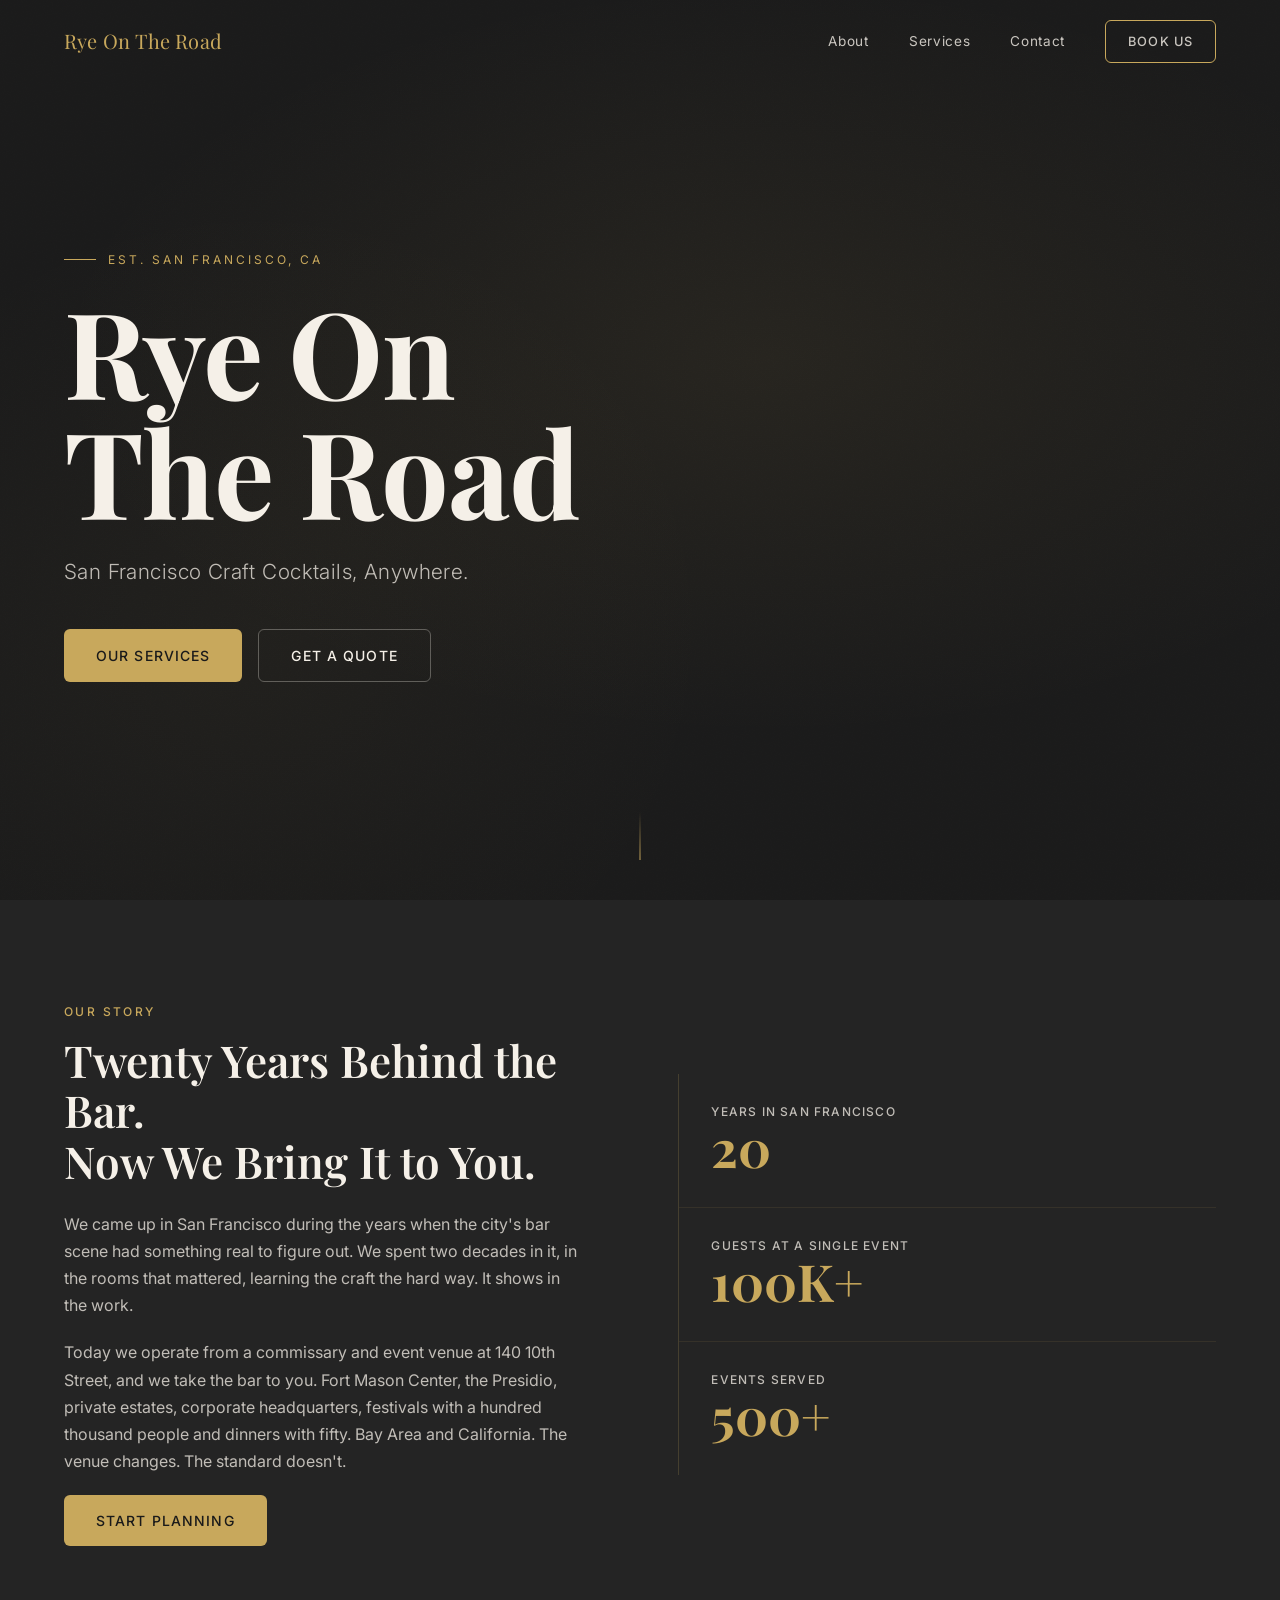
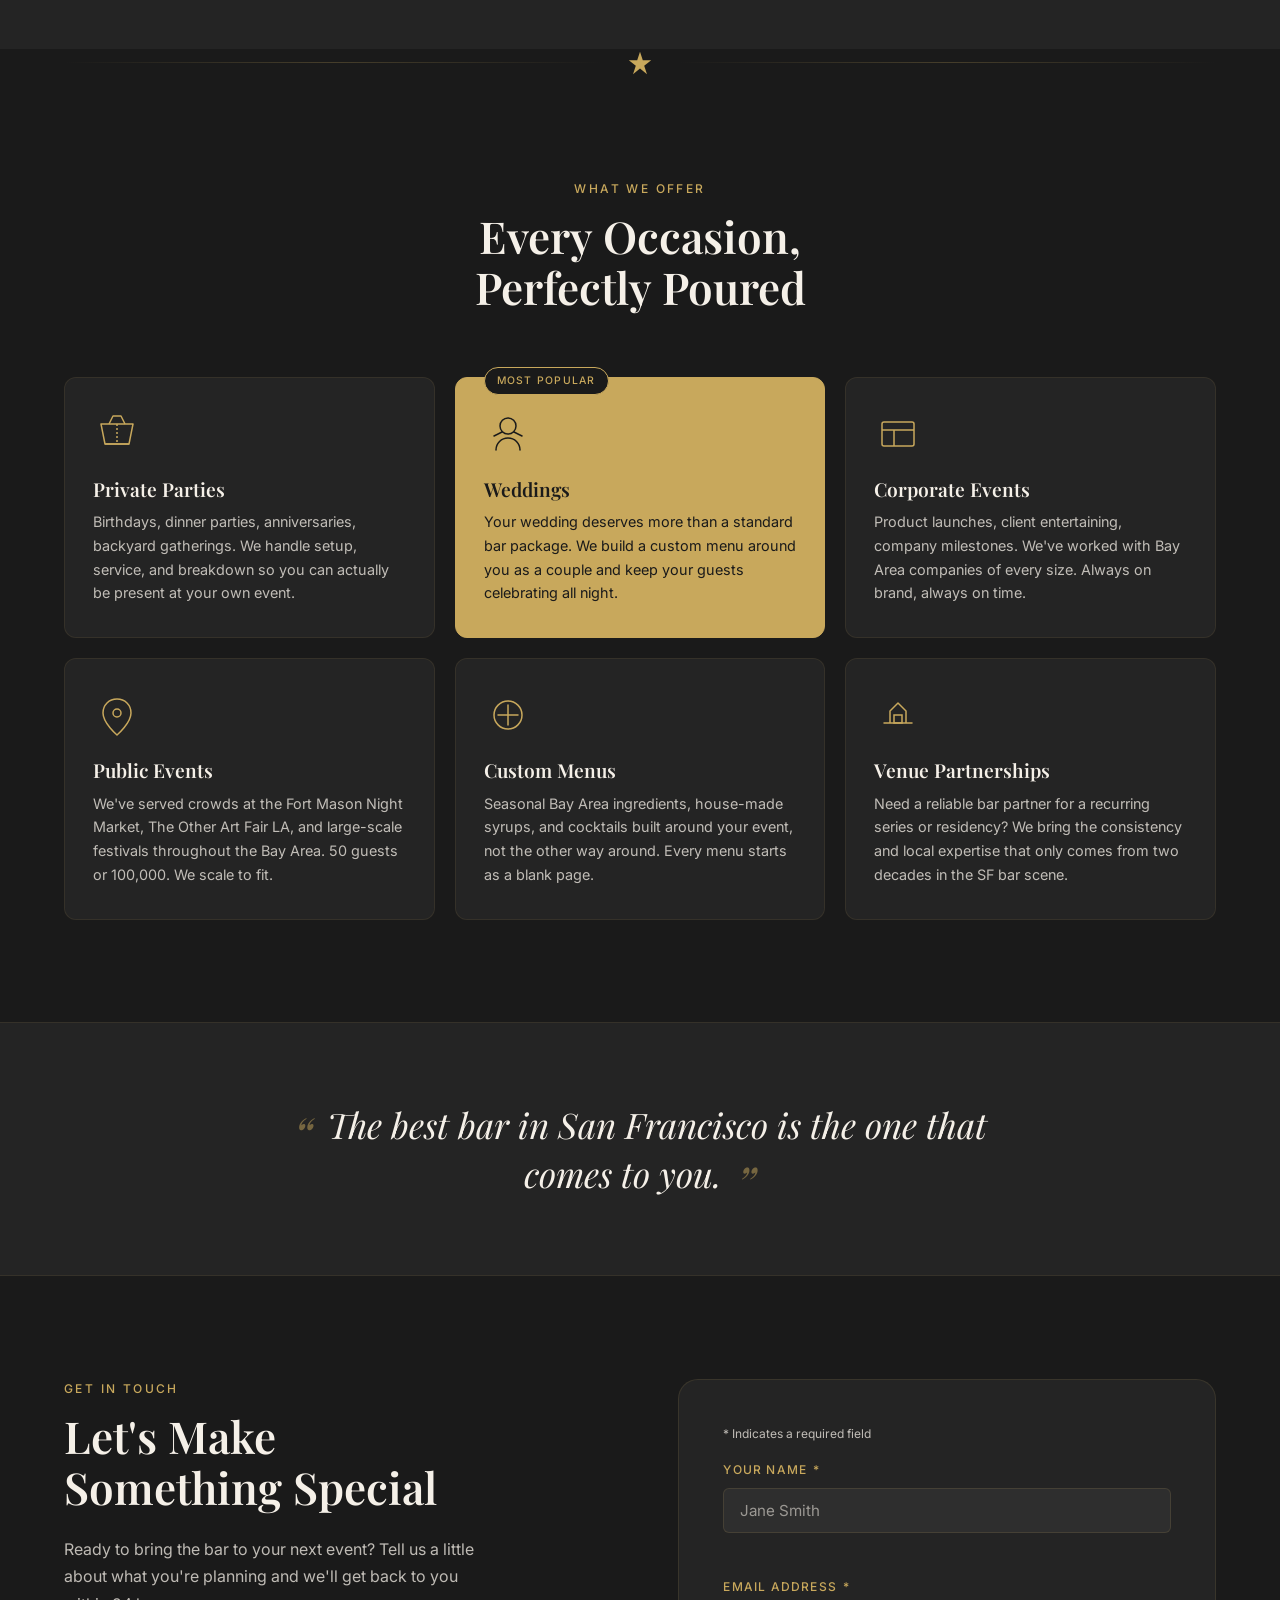
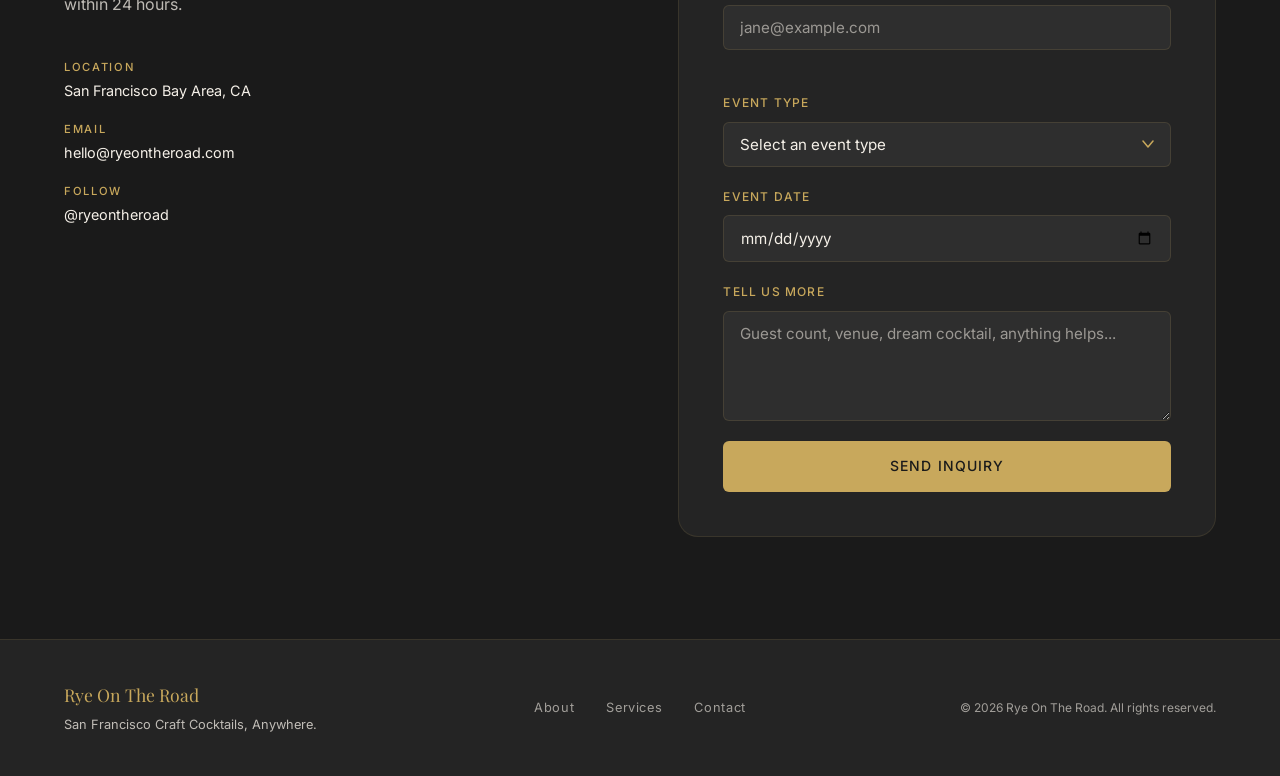
<file: index.html>
<!DOCTYPE html>
<html lang="en">
<head>
  <meta charset="UTF-8" />
  <meta name="viewport" content="width=device-width, initial-scale=1.0" />

  <!-- Primary -->
  <title>Rye On The Road | SF Mobile Cocktail Bar</title>
  <meta name="description" content="San Francisco's craft cocktail bar comes to you. Weddings, corporate events, festivals, and private parties from 50 to 100,000+ guests." />
  <link rel="canonical" href="https://ryeontheroad.com/" />

  <!-- Open Graph -->
  <meta property="og:type"        content="website" />
  <meta property="og:url"         content="https://ryeontheroad.com/" />
  <meta property="og:title"       content="Rye On The Road | SF Mobile Cocktail Bar" />
  <meta property="og:description" content="San Francisco's craft cocktail bar comes to you. Weddings, corporate events, festivals, and private parties from 50 to 100,000+ guests." />
  <meta property="og:image"       content="https://ryeontheroad.com/assets/images/og-image.jpg" />

  <!-- Twitter / X -->
  <meta name="twitter:card"        content="summary_large_image" />
  <meta name="twitter:title"       content="Rye On The Road | SF Mobile Cocktail Bar" />
  <meta name="twitter:description" content="San Francisco's craft cocktail bar comes to you. Weddings, corporate events, festivals, and private parties from 50 to 100,000+ guests." />
  <meta name="twitter:image"       content="https://ryeontheroad.com/assets/images/og-image.jpg" />

  <!-- JSON-LD: LocalBusiness -->
  <script type="application/ld+json">
  {
    "@context": "https://schema.org",
    "@type": "LocalBusiness",
    "name": "Rye On The Road",
    "description": "San Francisco craft cocktail bar service for private events, weddings, corporate events, and public events. Bay Area and California.",
    "url": "https://ryeontheroad.com",
    "telephone": "+14159514886",
    "email": "info@ryeontheroad.com",
    "foundingDate": "2006",
    "priceRange": "$$$",
    "image": "https://ryeontheroad.com/assets/images/og-image.jpg",
    "address": {
      "@type": "PostalAddress",
      "streetAddress": "140 10th Street",
      "addressLocality": "San Francisco",
      "addressRegion": "CA",
      "postalCode": "94103",
      "addressCountry": "US"
    },
    "areaServed": [
      "San Francisco Bay Area",
      "Marin County",
      "Peninsula",
      "East Bay",
      "Napa",
      "Sonoma",
      "California"
    ]
  }
  </script>

  <link rel="preconnect" href="https://fonts.googleapis.com" />
  <link rel="preconnect" href="https://fonts.gstatic.com" crossorigin />
  <link href="https://fonts.googleapis.com/css2?family=Playfair+Display:ital,wght@0,400;0,600;0,700;1,400&family=Inter:wght@300;400;500&display=swap" rel="stylesheet" />
  <link rel="stylesheet" href="styles.css" />
</head>
<body>

  <!-- SKIP LINK -->
  <a href="#main-content" class="skip-link">Skip to main content</a>

  <!-- HEADER / NAV -->
  <header>
    <nav class="nav" id="nav" aria-label="Main navigation">
      <div class="nav__inner container">
        <a href="#home" class="nav__logo">Rye On The Road</a>
        <button class="nav__toggle" aria-label="Toggle menu" aria-expanded="false" aria-controls="nav-links">
          <span></span><span></span><span></span>
        </button>
        <ul class="nav__links" id="nav-links">
          <li><a href="#about">About</a></li>
          <li><a href="services.html">Services</a></li>
          <li><a href="contact.html">Contact</a></li>
          <li><a href="contact.html" class="btn btn--outline">Book Us</a></li>
        </ul>
      </div>
    </nav>
  </header>

  <!-- MAIN CONTENT -->
  <main id="main-content">

    <!-- HERO -->
    <section class="hero" id="home" aria-labelledby="hero-heading">
      <div class="hero__bg" aria-hidden="true"></div>
      <div class="hero__inner container">
        <p class="hero__eyebrow">Est. San Francisco, CA</p>
        <h1 class="hero__title" id="hero-heading">Rye On<br />The Road</h1>
        <p class="hero__tagline">San Francisco Craft Cocktails, Anywhere.</p>
        <div class="hero__actions">
          <a href="services.html" class="btn btn--gold">Our Services</a>
          <a href="contact.html" class="btn btn--ghost">Get a Quote</a>
        </div>
      </div>
      <div class="hero__scroll-hint" aria-hidden="true">
        <span></span>
      </div>
    </section>

    <!-- ABOUT -->
    <section class="about section" id="about" aria-labelledby="about-heading">
      <div class="container about__container">
        <div class="about__content">
          <p class="section__eyebrow" aria-hidden="true">Our Story</p>
          <h2 class="section__title" id="about-heading">Twenty Years Behind the Bar.<br />Now We Bring It to You.</h2>
          <p class="about__body">
            We came up in San Francisco during the years when the city's bar scene had something real to figure out. We spent two decades in it, in the rooms that mattered, learning the craft the hard way. It shows in the work.
          </p>
          <p class="about__body">
            Today we operate from a commissary and event venue at 140 10th Street, and we take the bar to you. Fort Mason Center, the Presidio, private estates, corporate headquarters, festivals with a hundred thousand people and dinners with fifty. Bay Area and California. The venue changes. The standard doesn't.
          </p>
          <a href="contact.html" class="btn btn--gold">Start Planning</a>
        </div>
        <dl class="about__stats" aria-label="By the numbers">
          <div class="about__stat">
            <dt class="about__stat-label">Years in San Francisco</dt>
            <dd class="about__stat-num">20</dd>
          </div>
          <div class="about__stat">
            <dt class="about__stat-label">Guests at a single event</dt>
            <dd class="about__stat-num">100K+</dd>
          </div>
          <div class="about__stat">
            <dt class="about__stat-label">Events served</dt>
            <dd class="about__stat-num">500+</dd>
          </div>
        </dl>
      </div>
    </section>

    <!-- DIVIDER -->
    <div class="divider" aria-hidden="true">
      <div class="divider__line"></div>
      <svg class="divider__icon" viewBox="0 0 40 40" fill="none" xmlns="http://www.w3.org/2000/svg" focusable="false">
        <path d="M20 4L24 16H36L26 24L30 36L20 28L10 36L14 24L4 16H16L20 4Z" fill="#C8A85C"/>
      </svg>
      <div class="divider__line"></div>
    </div>

    <!-- SERVICES -->
    <section class="services section" id="services" aria-labelledby="services-heading">
      <div class="container">
        <div class="section__header">
          <p class="section__eyebrow" aria-hidden="true">What We Offer</p>
          <h2 class="section__title" id="services-heading">Every Occasion,<br />Perfectly Poured</h2>
        </div>
        <div class="services__grid">

          <article class="service-card">
            <div class="service-card__icon" aria-hidden="true">
              <svg viewBox="0 0 48 48" fill="none" xmlns="http://www.w3.org/2000/svg" focusable="false"><path d="M8 14h32l-4 20H12L8 14z" stroke="#C8A85C" stroke-width="1.5" stroke-linejoin="round"/><path d="M16 14L20 6h8l4 8" stroke="#C8A85C" stroke-width="1.5" stroke-linejoin="round"/><path d="M12 34h24" stroke="#C8A85C" stroke-width="1.5"/><path d="M24 14v20" stroke="#C8A85C" stroke-width="1.5" stroke-dasharray="2 2"/></svg>
            </div>
            <h3 class="service-card__title">Private Parties</h3>
            <p class="service-card__desc">Birthdays, dinner parties, anniversaries, backyard gatherings. We handle setup, service, and breakdown so you can actually be present at your own event.</p>
          </article>

          <article class="service-card service-card--featured">
            <div class="service-card__badge" aria-label="Most popular service">Most Popular</div>
            <div class="service-card__icon" aria-hidden="true">
              <svg viewBox="0 0 48 48" fill="none" xmlns="http://www.w3.org/2000/svg" focusable="false"><circle cx="24" cy="16" r="8" stroke="#1A1A1A" stroke-width="1.5"/><path d="M12 40c0-6.627 5.373-12 12-12s12 5.373 12 12" stroke="#1A1A1A" stroke-width="1.5" stroke-linecap="round"/><path d="M30 22l8 4M18 22l-8 4" stroke="#1A1A1A" stroke-width="1.5" stroke-linecap="round"/></svg>
            </div>
            <h3 class="service-card__title">Weddings</h3>
            <p class="service-card__desc">Your wedding deserves more than a standard bar package. We build a custom menu around you as a couple and keep your guests celebrating all night.</p>
          </article>

          <article class="service-card">
            <div class="service-card__icon" aria-hidden="true">
              <svg viewBox="0 0 48 48" fill="none" xmlns="http://www.w3.org/2000/svg" focusable="false"><rect x="8" y="12" width="32" height="24" rx="2" stroke="#C8A85C" stroke-width="1.5"/><path d="M8 20h32" stroke="#C8A85C" stroke-width="1.5"/><path d="M20 20v16" stroke="#C8A85C" stroke-width="1.5"/></svg>
            </div>
            <h3 class="service-card__title">Corporate Events</h3>
            <p class="service-card__desc">Product launches, client entertaining, company milestones. We've worked with Bay Area companies of every size. Always on brand, always on time.</p>
          </article>

          <article class="service-card">
            <div class="service-card__icon" aria-hidden="true">
              <svg viewBox="0 0 48 48" fill="none" xmlns="http://www.w3.org/2000/svg" focusable="false"><path d="M24 8C16 8 10 14 10 22c0 10 14 22 14 22s14-12 14-22c0-8-6-14-14-14z" stroke="#C8A85C" stroke-width="1.5"/><circle cx="24" cy="22" r="4" stroke="#C8A85C" stroke-width="1.5"/></svg>
            </div>
            <h3 class="service-card__title">Public Events</h3>
            <p class="service-card__desc">We've served crowds at the Fort Mason Night Market, The Other Art Fair LA, and large-scale festivals throughout the Bay Area. 50 guests or 100,000. We scale to fit.</p>
          </article>

          <article class="service-card">
            <div class="service-card__icon" aria-hidden="true">
              <svg viewBox="0 0 48 48" fill="none" xmlns="http://www.w3.org/2000/svg" focusable="false"><path d="M14 24h20M24 14v20" stroke="#C8A85C" stroke-width="1.5" stroke-linecap="round"/><circle cx="24" cy="24" r="14" stroke="#C8A85C" stroke-width="1.5"/></svg>
            </div>
            <h3 class="service-card__title">Custom Menus</h3>
            <p class="service-card__desc">Seasonal Bay Area ingredients, house-made syrups, and cocktails built around your event, not the other way around. Every menu starts as a blank page.</p>
          </article>

          <article class="service-card">
            <div class="service-card__icon" aria-hidden="true">
              <svg viewBox="0 0 48 48" fill="none" xmlns="http://www.w3.org/2000/svg" focusable="false"><path d="M16 32V20l8-8 8 8v12" stroke="#C8A85C" stroke-width="1.5" stroke-linejoin="round"/><path d="M10 32h28" stroke="#C8A85C" stroke-width="1.5" stroke-linecap="round"/><rect x="20" y="24" width="8" height="8" stroke="#C8A85C" stroke-width="1.5"/></svg>
            </div>
            <h3 class="service-card__title">Venue Partnerships</h3>
            <p class="service-card__desc">Need a reliable bar partner for a recurring series or residency? We bring the consistency and local expertise that only comes from two decades in the SF bar scene.</p>
          </article>

        </div>
      </div>
    </section>

    <!-- QUOTE BANNER (decorative/promotional, no heading, so use div not section) -->
    <div class="quote-banner">
      <div class="container">
        <blockquote class="quote-banner__text">
          The best bar in San Francisco is the one that comes to you.
        </blockquote>
      </div>
    </div>

    <!-- CONTACT -->
    <section class="contact section" id="contact" aria-labelledby="contact-heading">
      <div class="container container--split contact__split">
        <div class="contact__info">
          <p class="section__eyebrow" aria-hidden="true">Get In Touch</p>
          <h2 class="section__title" id="contact-heading">Let's Make<br />Something Special</h2>
          <p class="contact__body">
            Ready to bring the bar to your next event? Tell us a little about what you're planning and we'll get back to you within 24 hours.
          </p>
          <ul class="contact__details">
            <li>
              <span class="contact__detail-label">Location</span>
              <span>San Francisco Bay Area, CA</span>
            </li>
            <li>
              <span class="contact__detail-label">Email</span>
              <span>hello@ryeontheroad.com</span>
            </li>
            <li>
              <span class="contact__detail-label">Follow</span>
              <span>@ryeontheroad</span>
            </li>
          </ul>
        </div>
        <div class="contact__form-wrap">
          <form class="contact__form" name="contact" method="POST" aria-label="Event inquiry form" novalidate>
            <p class="form-required-note"><span aria-hidden="true">*</span> Indicates a required field</p>

            <div class="form-row">
              <label class="form-label" for="name">
                Your Name <span class="required-mark" aria-hidden="true">*</span>
              </label>
              <input class="form-input" type="text" id="name" name="name"
                     placeholder="Jane Smith" required
                     autocomplete="name"
                     aria-required="true"
                     aria-describedby="name-error" />
              <span class="form-error" id="name-error" role="alert"></span>
            </div>

            <div class="form-row">
              <label class="form-label" for="email">
                Email Address <span class="required-mark" aria-hidden="true">*</span>
              </label>
              <input class="form-input" type="email" id="email" name="email"
                     placeholder="jane@example.com" required
                     autocomplete="email"
                     aria-required="true"
                     aria-describedby="email-error" />
              <span class="form-error" id="email-error" role="alert"></span>
            </div>

            <div class="form-row">
              <label class="form-label" for="event-type">Event Type</label>
              <select class="form-input form-select" id="event-type" name="event-type" autocomplete="off">
                <option value="">Select an event type</option>
                <option>Wedding</option>
                <option>Private Party</option>
                <option>Corporate Event</option>
                <option>Pop-Up / Market</option>
                <option>Other</option>
              </select>
            </div>

            <div class="form-row">
              <label class="form-label" for="date">Event Date</label>
              <input class="form-input" type="date" id="date" name="date" autocomplete="off" />
            </div>

            <div class="form-row">
              <label class="form-label" for="message">Tell Us More</label>
              <textarea class="form-input form-textarea" id="message" name="message"
                        placeholder="Guest count, venue, dream cocktail, anything helps..."
                        autocomplete="off"></textarea>
            </div>

            <!-- Live region for form-level status announcements -->
            <div id="form-status" class="sr-only" aria-live="assertive" aria-atomic="true"></div>

            <button type="submit" class="btn btn--gold btn--full">Send Inquiry</button>
          </form>
        </div>
      </div>
    </section>

  </main><!-- /main -->

  <!-- FOOTER -->
  <footer class="footer">
    <div class="container footer__inner">
      <div class="footer__brand">
        <p class="footer__logo">Rye On The Road</p>
        <p class="footer__tagline">San Francisco Craft Cocktails, Anywhere.</p>
      </div>
      <nav class="footer__nav" aria-label="Footer navigation">
        <a href="#about">About</a>
        <a href="services.html">Services</a>
        <a href="contact.html">Contact</a>
      </nav>
      <p class="footer__copy">&copy; 2026 Rye On The Road. All rights reserved.</p>
    </div>
  </footer>

  <script src="js/main.js"></script>
</body>
</html>
</file>
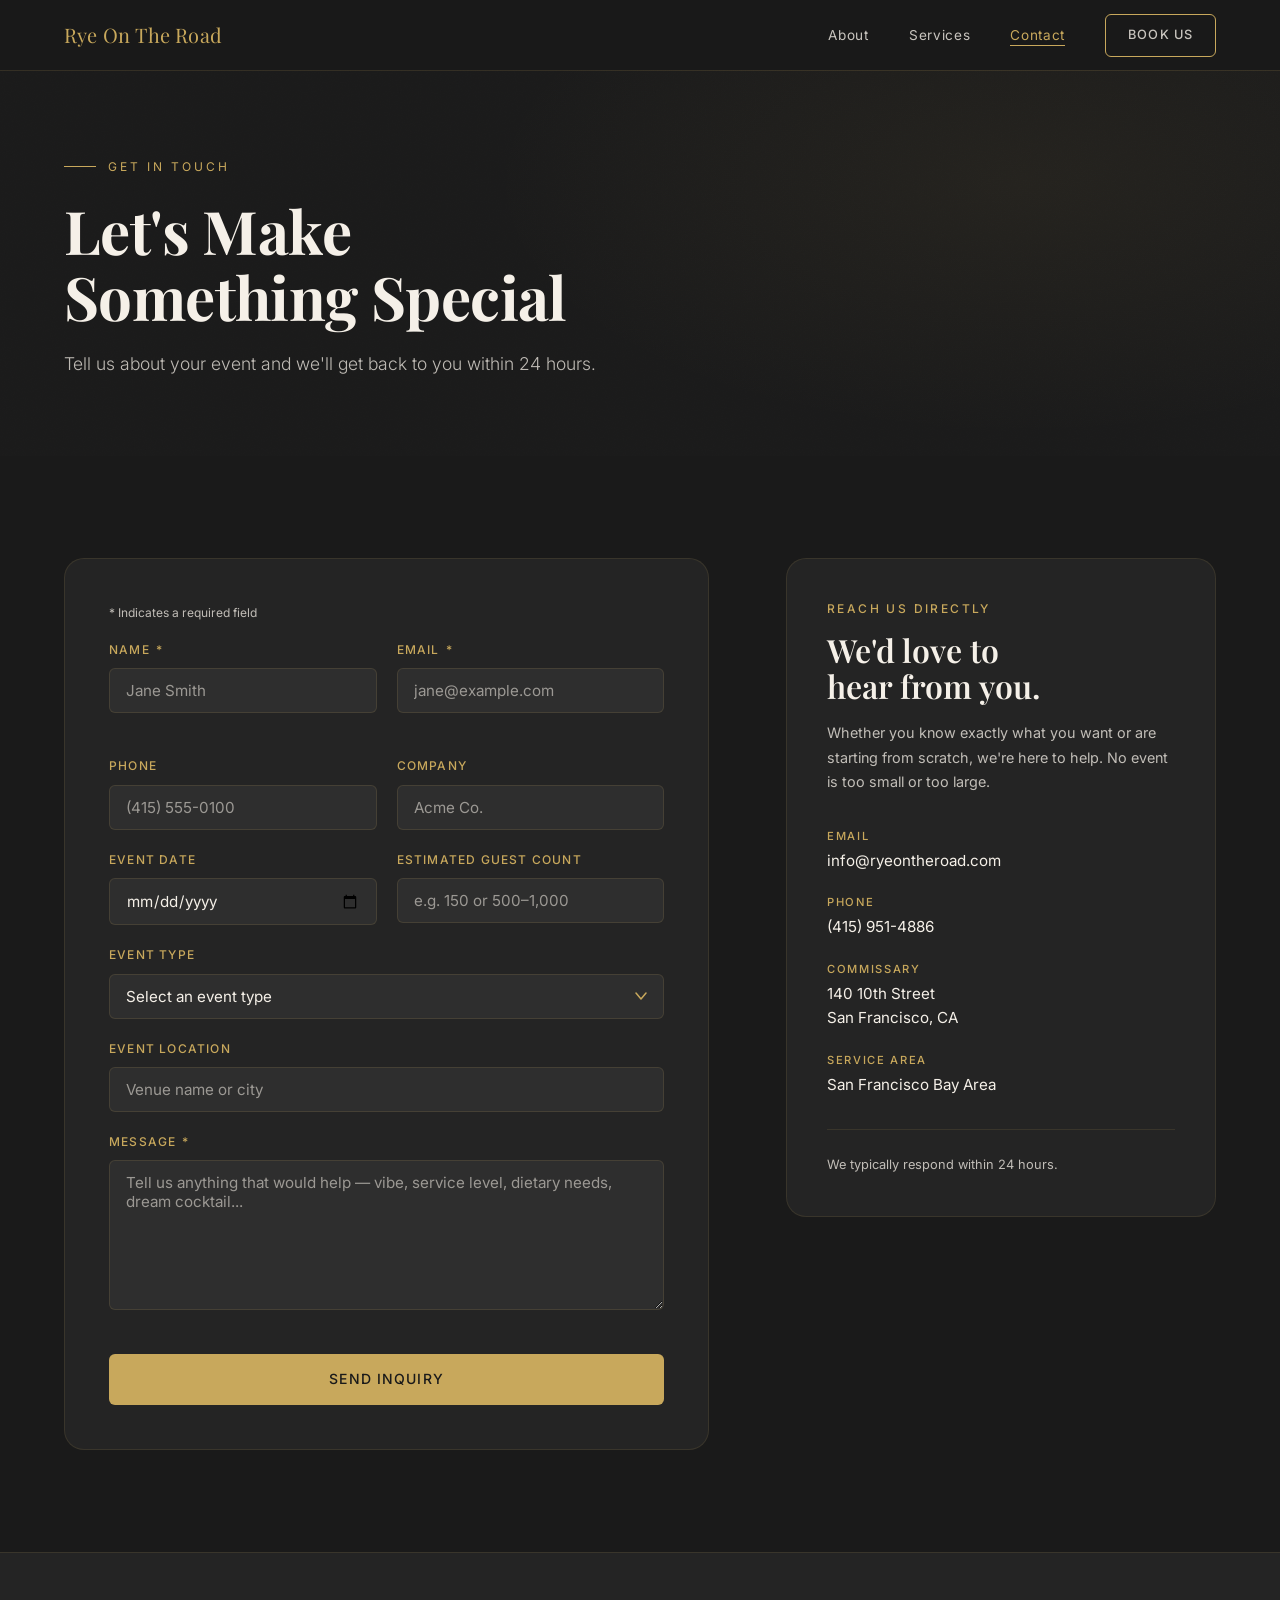
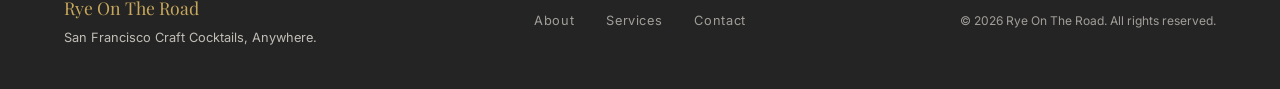
<file: contact.html>
<!DOCTYPE html>
<html lang="en">
<head>
  <meta charset="UTF-8" />
  <meta name="viewport" content="width=device-width, initial-scale=1.0" />
  <!-- Primary -->
  <title>Contact Rye On The Road | Book Your Event</title>
  <meta name="description" content="Book your event with Rye On The Road. Call (415) 951-4886 or fill out our inquiry form. We respond within 24 hours." />
  <link rel="canonical" href="https://ryeontheroad.com/contact.html" />
  <!-- Open Graph -->
  <meta property="og:type"        content="website" />
  <meta property="og:url"         content="https://ryeontheroad.com/contact.html" />
  <meta property="og:title"       content="Contact Rye On The Road | Book Your Event" />
  <meta property="og:description" content="Book your event with Rye On The Road. Call (415) 951-4886 or fill out our inquiry form. We respond within 24 hours." />
  <meta property="og:image"       content="https://ryeontheroad.com/assets/images/og-image.jpg" />
  <!-- Twitter / X -->
  <meta name="twitter:card"        content="summary_large_image" />
  <meta name="twitter:title"       content="Contact Rye On The Road | Book Your Event" />
  <meta name="twitter:description" content="Book your event with Rye On The Road. Call (415) 951-4886 or fill out our inquiry form. We respond within 24 hours." />
  <meta name="twitter:image"       content="https://ryeontheroad.com/assets/images/og-image.jpg" />
  <link rel="preconnect" href="https://fonts.googleapis.com" />
  <link rel="preconnect" href="https://fonts.gstatic.com" crossorigin />
  <link href="https://fonts.googleapis.com/css2?family=Playfair+Display:ital,wght@0,400;0,600;0,700;1,400&family=Inter:wght@300;400;500&display=swap" rel="stylesheet" />
  <link rel="stylesheet" href="styles.css" />
</head>
<body>

  <a href="#main-content" class="skip-link">Skip to main content</a>

  <header>
    <nav class="nav" id="nav" aria-label="Main navigation" data-nav-static>
      <div class="nav__inner container">
        <a href="index.html" class="nav__logo">Rye On The Road</a>
        <button class="nav__toggle" aria-label="Toggle menu" aria-expanded="false" aria-controls="nav-links">
          <span></span><span></span><span></span>
        </button>
        <ul class="nav__links" id="nav-links">
          <li><a href="index.html#about">About</a></li>
          <li><a href="services.html">Services</a></li>
          <li><a href="contact.html" aria-current="page">Contact</a></li>
          <li><a href="contact.html" class="btn btn--outline">Book Us</a></li>
        </ul>
      </div>
    </nav>
  </header>

  <main id="main-content">

    <!-- PAGE HERO -->
    <section class="page-hero" aria-labelledby="contact-page-heading">
      <div class="page-hero__bg" aria-hidden="true"></div>
      <div class="page-hero__inner container">
        <p class="hero__eyebrow">Get In Touch</p>
        <h1 class="page-hero__title" id="contact-page-heading">Let's Make<br />Something Special</h1>
        <p class="page-hero__tagline">Tell us about your event and we'll get back to you within 24 hours.</p>
      </div>
    </section>

    <!-- CONTACT FORM + INFO -->
    <section class="cp-section section" aria-labelledby="contact-page-heading">
      <div class="container cp-split">

        <!-- FORM -->
        <div class="cp-form-wrap">
          <form
            id="contact-page-form"
            class="contact-page-form"
            action="https://formspree.io/f/mreodbak"
            method="POST"
            novalidate
            aria-label="Event inquiry form"
          >
            <input type="hidden" name="_subject" value="New inquiry from Rye On The Road website" />

            <p class="form-required-note"><span aria-hidden="true">*</span> Indicates a required field</p>

            <!-- Row: Name + Email -->
            <div class="form-grid">
              <div class="form-row">
                <label class="form-label" for="cp-name">
                  Name <span class="required-mark" aria-hidden="true">*</span>
                </label>
                <input class="form-input" type="text" id="cp-name" name="name"
                       placeholder="Jane Smith"
                       required autocomplete="name"
                       aria-required="true" aria-describedby="cp-name-error" />
                <span class="form-error" id="cp-name-error" role="alert"></span>
              </div>
              <div class="form-row">
                <label class="form-label" for="cp-email">
                  Email <span class="required-mark" aria-hidden="true">*</span>
                </label>
                <input class="form-input" type="email" id="cp-email" name="email"
                       placeholder="jane@example.com"
                       required autocomplete="email"
                       aria-required="true" aria-describedby="cp-email-error" />
                <span class="form-error" id="cp-email-error" role="alert"></span>
              </div>
            </div>

            <!-- Row: Phone + Company -->
            <div class="form-grid">
              <div class="form-row">
                <label class="form-label" for="cp-phone">Phone</label>
                <input class="form-input" type="tel" id="cp-phone" name="phone"
                       placeholder="(415) 555-0100"
                       autocomplete="tel" />
              </div>
              <div class="form-row">
                <label class="form-label" for="cp-company">Company</label>
                <input class="form-input" type="text" id="cp-company" name="company"
                       placeholder="Acme Co."
                       autocomplete="organization" />
              </div>
            </div>

            <!-- Row: Event Date + Guest Count -->
            <div class="form-grid">
              <div class="form-row">
                <label class="form-label" for="cp-date">Event Date</label>
                <input class="form-input" type="date" id="cp-date" name="event_date"
                       autocomplete="off" />
              </div>
              <div class="form-row">
                <label class="form-label" for="cp-guests">Estimated Guest Count</label>
                <input class="form-input" type="text" id="cp-guests" name="guest_count"
                       placeholder="e.g. 150 or 500–1,000"
                       inputmode="text" autocomplete="off" />
              </div>
            </div>

            <!-- Event Type -->
            <div class="form-row">
              <label class="form-label" for="cp-event-type">Event Type</label>
              <select class="form-input form-select" id="cp-event-type" name="event_type" autocomplete="off">
                <option value="">Select an event type</option>
                <option>Corporate</option>
                <option>Wedding</option>
                <option>Private Party</option>
                <option>Public Event</option>
                <option>Brand Activation</option>
                <option>Classes / Tastings</option>
                <option>Venue Rental</option>
                <option>Other</option>
              </select>
            </div>

            <!-- Location -->
            <div class="form-row">
              <label class="form-label" for="cp-location">Event Location</label>
              <input class="form-input" type="text" id="cp-location" name="location"
                     placeholder="Venue name or city"
                     autocomplete="off" />
            </div>

            <!-- Message -->
            <div class="form-row">
              <label class="form-label" for="cp-message">
                Message <span class="required-mark" aria-hidden="true">*</span>
              </label>
              <textarea class="form-input form-textarea form-textarea--tall"
                        id="cp-message" name="message"
                        placeholder="Tell us anything that would help — vibe, service level, dietary needs, dream cocktail..."
                        required
                        aria-required="true"
                        aria-describedby="cp-message-error"
                        autocomplete="off"></textarea>
              <span class="form-error" id="cp-message-error" role="alert"></span>
            </div>

            <!-- Live region for screen reader announcements -->
            <div id="cp-form-status" class="sr-only" aria-live="assertive" aria-atomic="true"></div>

            <button type="submit" class="btn btn--gold btn--full" id="cp-submit">
              Send Inquiry
            </button>

          </form>
        </div>

        <!-- CONTACT INFO -->
        <aside class="cp-info" aria-label="Contact information">
          <div class="cp-info__card">
            <p class="section__eyebrow">Reach Us Directly</p>
            <h2 class="cp-info__heading">We'd love to<br />hear from you.</h2>
            <p class="cp-info__body">
              Whether you know exactly what you want or are starting from scratch, we're here to help. No event is too small or too large.
            </p>

            <ul class="cp-info__list">
              <li class="cp-info__item">
                <span class="cp-info__label">Email</span>
                <a href="mailto:info@ryeontheroad.com" class="cp-info__value cp-info__link">
                  info@ryeontheroad.com
                </a>
              </li>
              <li class="cp-info__item">
                <span class="cp-info__label">Phone</span>
                <a href="tel:+14159514886" class="cp-info__value cp-info__link">
                  (415) 951-4886
                </a>
              </li>
              <li class="cp-info__item">
                <span class="cp-info__label">Commissary</span>
                <address class="cp-info__value">
                  140 10th Street<br />
                  San Francisco, CA
                </address>
              </li>
              <li class="cp-info__item">
                <span class="cp-info__label">Service Area</span>
                <span class="cp-info__value">San Francisco Bay Area</span>
              </li>
            </ul>

            <p class="cp-info__response-note">
              We typically respond within 24 hours.
            </p>
          </div>
        </aside>

      </div>
    </section>

  </main>

  <footer class="footer">
    <div class="container footer__inner">
      <div class="footer__brand">
        <p class="footer__logo">Rye On The Road</p>
        <p class="footer__tagline">San Francisco Craft Cocktails, Anywhere.</p>
      </div>
      <nav class="footer__nav" aria-label="Footer navigation">
        <a href="index.html#about">About</a>
        <a href="services.html">Services</a>
        <a href="contact.html">Contact</a>
      </nav>
      <p class="footer__copy">&copy; 2026 Rye On The Road. All rights reserved.</p>
    </div>
  </footer>

  <script src="js/main.js"></script>
</body>
</html>
</file>
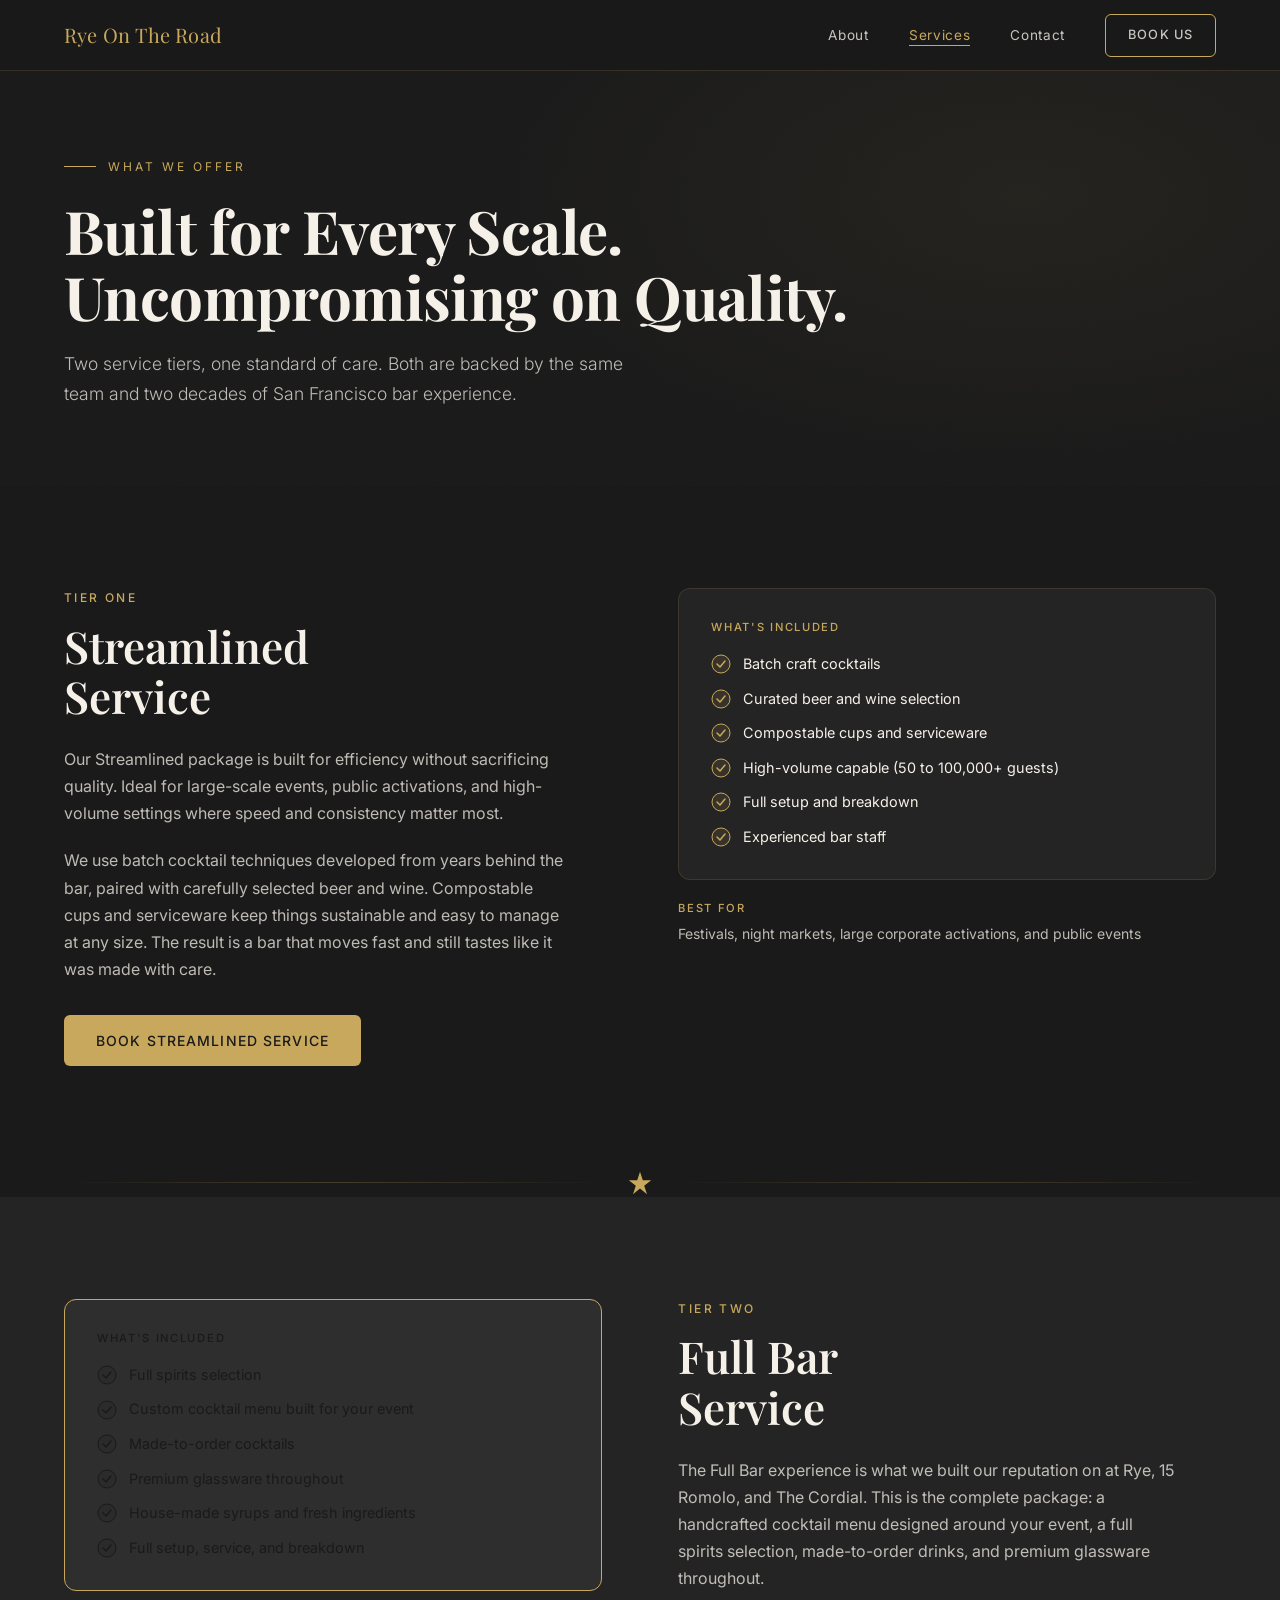
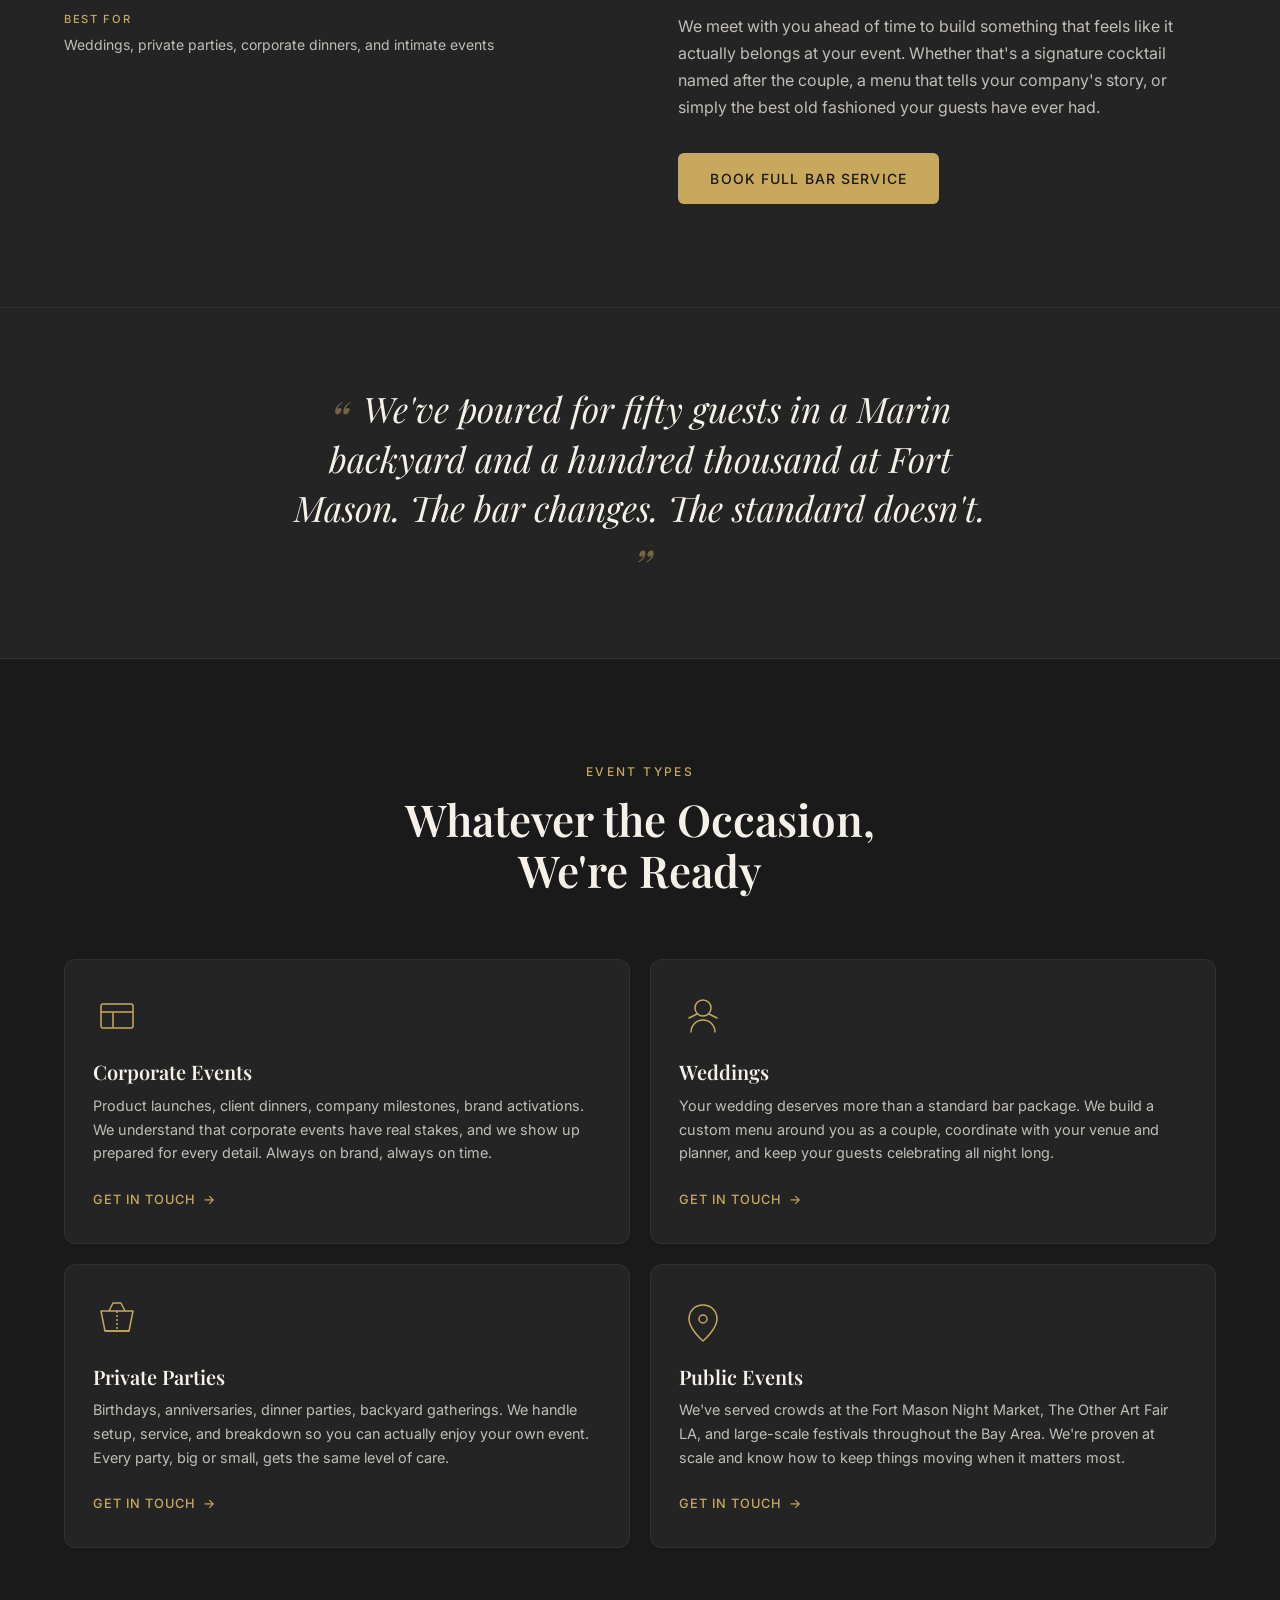
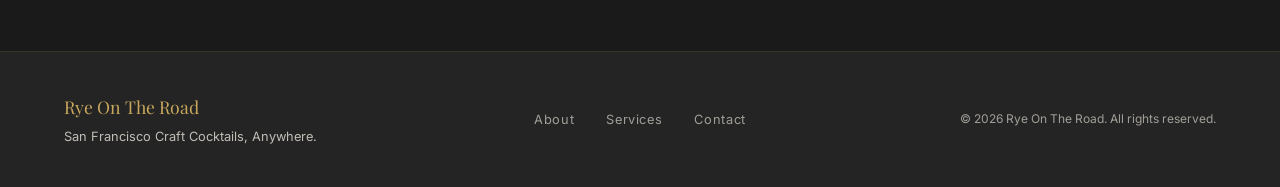
<file: services.html>
<!DOCTYPE html>
<html lang="en">
<head>
  <meta charset="UTF-8" />
  <meta name="viewport" content="width=device-width, initial-scale=1.0" />
  <!-- Primary -->
  <title>Mobile Bar Services | Rye On The Road</title>
  <meta name="description" content="Streamlined batch cocktails or a full custom bar. Two service tiers for any occasion, 50 to 100,000+ guests, Bay Area and California." />
  <link rel="canonical" href="https://ryeontheroad.com/services.html" />
  <!-- Open Graph -->
  <meta property="og:type"        content="website" />
  <meta property="og:url"         content="https://ryeontheroad.com/services.html" />
  <meta property="og:title"       content="Mobile Bar Services | Rye On The Road" />
  <meta property="og:description" content="Streamlined batch cocktails or a full custom bar. Two service tiers for any occasion, 50 to 100,000+ guests, Bay Area and California." />
  <meta property="og:image"       content="https://ryeontheroad.com/assets/images/og-image.jpg" />
  <!-- Twitter / X -->
  <meta name="twitter:card"        content="summary_large_image" />
  <meta name="twitter:title"       content="Mobile Bar Services | Rye On The Road" />
  <meta name="twitter:description" content="Streamlined batch cocktails or a full custom bar. Two service tiers for any occasion, 50 to 100,000+ guests, Bay Area and California." />
  <meta name="twitter:image"       content="https://ryeontheroad.com/assets/images/og-image.jpg" />
  <link rel="preconnect" href="https://fonts.googleapis.com" />
  <link rel="preconnect" href="https://fonts.gstatic.com" crossorigin />
  <link href="https://fonts.googleapis.com/css2?family=Playfair+Display:ital,wght@0,400;0,600;0,700;1,400&family=Inter:wght@300;400;500&display=swap" rel="stylesheet" />
  <link rel="stylesheet" href="styles.css" />
</head>
<body>

  <a href="#main-content" class="skip-link">Skip to main content</a>

  <header>
    <nav class="nav" id="nav" aria-label="Main navigation" data-nav-static>
      <div class="nav__inner container">
        <a href="index.html" class="nav__logo">Rye On The Road</a>
        <button class="nav__toggle" aria-label="Toggle menu" aria-expanded="false" aria-controls="nav-links">
          <span></span><span></span><span></span>
        </button>
        <ul class="nav__links" id="nav-links">
          <li><a href="index.html#about">About</a></li>
          <li><a href="services.html" aria-current="page">Services</a></li>
          <li><a href="contact.html">Contact</a></li>
          <li><a href="contact.html" class="btn btn--outline">Book Us</a></li>
        </ul>
      </div>
    </nav>
  </header>

  <main id="main-content">

    <!-- PAGE HERO -->
    <section class="page-hero" aria-labelledby="page-hero-heading">
      <div class="page-hero__bg" aria-hidden="true"></div>
      <div class="page-hero__inner container">
        <p class="hero__eyebrow">What We Offer</p>
        <h1 class="page-hero__title" id="page-hero-heading">Built for Every Scale.<br />Uncompromising on Quality.</h1>
        <p class="page-hero__tagline">Two service tiers, one standard of care. Both are backed by the same team and two decades of San Francisco bar experience.</p>
      </div>
    </section>

    <!-- STREAMLINED SERVICE -->
    <section class="tier section" id="streamlined" aria-labelledby="streamlined-heading">
      <div class="container container--split tier__split">
        <div class="tier__content">
          <p class="section__eyebrow">Tier One</p>
          <h2 class="section__title" id="streamlined-heading">Streamlined<br />Service</h2>
          <p class="tier__body">
            Our Streamlined package is built for efficiency without sacrificing quality. Ideal for large-scale events, public activations, and high-volume settings where speed and consistency matter most.
          </p>
          <p class="tier__body">
            We use batch cocktail techniques developed from years behind the bar, paired with carefully selected beer and wine. Compostable cups and serviceware keep things sustainable and easy to manage at any size. The result is a bar that moves fast and still tastes like it was made with care.
          </p>
          <a href="contact.html" class="btn btn--gold">Book Streamlined Service</a>
        </div>
        <div class="tier__features-wrap">
          <div class="tier__features-card" aria-label="Streamlined Service includes">
            <h3 class="tier__features-title">What's Included</h3>
            <ul class="tier__features">
              <li>
                <svg class="tier__feature-check" viewBox="0 0 20 20" fill="none" aria-hidden="true" focusable="false">
                  <circle cx="10" cy="10" r="9" fill="rgba(200,168,92,0.12)" stroke="#C8A85C" stroke-width="1"/>
                  <path d="M6 10l3 3 5-6" stroke="#C8A85C" stroke-width="1.5" stroke-linecap="round" stroke-linejoin="round"/>
                </svg>
                Batch craft cocktails
              </li>
              <li>
                <svg class="tier__feature-check" viewBox="0 0 20 20" fill="none" aria-hidden="true" focusable="false">
                  <circle cx="10" cy="10" r="9" fill="rgba(200,168,92,0.12)" stroke="#C8A85C" stroke-width="1"/>
                  <path d="M6 10l3 3 5-6" stroke="#C8A85C" stroke-width="1.5" stroke-linecap="round" stroke-linejoin="round"/>
                </svg>
                Curated beer and wine selection
              </li>
              <li>
                <svg class="tier__feature-check" viewBox="0 0 20 20" fill="none" aria-hidden="true" focusable="false">
                  <circle cx="10" cy="10" r="9" fill="rgba(200,168,92,0.12)" stroke="#C8A85C" stroke-width="1"/>
                  <path d="M6 10l3 3 5-6" stroke="#C8A85C" stroke-width="1.5" stroke-linecap="round" stroke-linejoin="round"/>
                </svg>
                Compostable cups and serviceware
              </li>
              <li>
                <svg class="tier__feature-check" viewBox="0 0 20 20" fill="none" aria-hidden="true" focusable="false">
                  <circle cx="10" cy="10" r="9" fill="rgba(200,168,92,0.12)" stroke="#C8A85C" stroke-width="1"/>
                  <path d="M6 10l3 3 5-6" stroke="#C8A85C" stroke-width="1.5" stroke-linecap="round" stroke-linejoin="round"/>
                </svg>
                High-volume capable (50 to 100,000+ guests)
              </li>
              <li>
                <svg class="tier__feature-check" viewBox="0 0 20 20" fill="none" aria-hidden="true" focusable="false">
                  <circle cx="10" cy="10" r="9" fill="rgba(200,168,92,0.12)" stroke="#C8A85C" stroke-width="1"/>
                  <path d="M6 10l3 3 5-6" stroke="#C8A85C" stroke-width="1.5" stroke-linecap="round" stroke-linejoin="round"/>
                </svg>
                Full setup and breakdown
              </li>
              <li>
                <svg class="tier__feature-check" viewBox="0 0 20 20" fill="none" aria-hidden="true" focusable="false">
                  <circle cx="10" cy="10" r="9" fill="rgba(200,168,92,0.12)" stroke="#C8A85C" stroke-width="1"/>
                  <path d="M6 10l3 3 5-6" stroke="#C8A85C" stroke-width="1.5" stroke-linecap="round" stroke-linejoin="round"/>
                </svg>
                Experienced bar staff
              </li>
            </ul>
          </div>
          <p class="tier__best-for">
            <span class="tier__best-for-label">Best for</span>
            Festivals, night markets, large corporate activations, and public events
          </p>
        </div>
      </div>
    </section>

    <!-- DIVIDER -->
    <div class="divider" aria-hidden="true">
      <div class="divider__line"></div>
      <svg class="divider__icon" viewBox="0 0 40 40" fill="none" xmlns="http://www.w3.org/2000/svg" focusable="false">
        <path d="M20 4L24 16H36L26 24L30 36L20 28L10 36L14 24L4 16H16L20 4Z" fill="#C8A85C"/>
      </svg>
      <div class="divider__line"></div>
    </div>

    <!-- FULL BAR SERVICE -->
    <section class="tier tier--premium section" id="full-bar" aria-labelledby="full-bar-heading">
      <div class="container container--split tier__split tier__split--reverse">
        <div class="tier__content">
          <p class="section__eyebrow">Tier Two</p>
          <h2 class="section__title" id="full-bar-heading">Full Bar<br />Service</h2>
          <p class="tier__body">
            The Full Bar experience is what we built our reputation on at Rye, 15 Romolo, and The Cordial. This is the complete package: a handcrafted cocktail menu designed around your event, a full spirits selection, made-to-order drinks, and premium glassware throughout.
          </p>
          <p class="tier__body">
            We meet with you ahead of time to build something that feels like it actually belongs at your event. Whether that's a signature cocktail named after the couple, a menu that tells your company's story, or simply the best old fashioned your guests have ever had.
          </p>
          <a href="contact.html" class="btn btn--gold">Book Full Bar Service</a>
        </div>
        <div class="tier__features-wrap">
          <div class="tier__features-card tier__features-card--gold" aria-label="Full Bar Service includes">
            <h3 class="tier__features-title">What's Included</h3>
            <ul class="tier__features tier__features--dark">
              <li>
                <svg class="tier__feature-check" viewBox="0 0 20 20" fill="none" aria-hidden="true" focusable="false">
                  <circle cx="10" cy="10" r="9" fill="rgba(26,26,26,0.12)" stroke="#1A1A1A" stroke-width="1"/>
                  <path d="M6 10l3 3 5-6" stroke="#1A1A1A" stroke-width="1.5" stroke-linecap="round" stroke-linejoin="round"/>
                </svg>
                Full spirits selection
              </li>
              <li>
                <svg class="tier__feature-check" viewBox="0 0 20 20" fill="none" aria-hidden="true" focusable="false">
                  <circle cx="10" cy="10" r="9" fill="rgba(26,26,26,0.12)" stroke="#1A1A1A" stroke-width="1"/>
                  <path d="M6 10l3 3 5-6" stroke="#1A1A1A" stroke-width="1.5" stroke-linecap="round" stroke-linejoin="round"/>
                </svg>
                Custom cocktail menu built for your event
              </li>
              <li>
                <svg class="tier__feature-check" viewBox="0 0 20 20" fill="none" aria-hidden="true" focusable="false">
                  <circle cx="10" cy="10" r="9" fill="rgba(26,26,26,0.12)" stroke="#1A1A1A" stroke-width="1"/>
                  <path d="M6 10l3 3 5-6" stroke="#1A1A1A" stroke-width="1.5" stroke-linecap="round" stroke-linejoin="round"/>
                </svg>
                Made-to-order cocktails
              </li>
              <li>
                <svg class="tier__feature-check" viewBox="0 0 20 20" fill="none" aria-hidden="true" focusable="false">
                  <circle cx="10" cy="10" r="9" fill="rgba(26,26,26,0.12)" stroke="#1A1A1A" stroke-width="1"/>
                  <path d="M6 10l3 3 5-6" stroke="#1A1A1A" stroke-width="1.5" stroke-linecap="round" stroke-linejoin="round"/>
                </svg>
                Premium glassware throughout
              </li>
              <li>
                <svg class="tier__feature-check" viewBox="0 0 20 20" fill="none" aria-hidden="true" focusable="false">
                  <circle cx="10" cy="10" r="9" fill="rgba(26,26,26,0.12)" stroke="#1A1A1A" stroke-width="1"/>
                  <path d="M6 10l3 3 5-6" stroke="#1A1A1A" stroke-width="1.5" stroke-linecap="round" stroke-linejoin="round"/>
                </svg>
                House-made syrups and fresh ingredients
              </li>
              <li>
                <svg class="tier__feature-check" viewBox="0 0 20 20" fill="none" aria-hidden="true" focusable="false">
                  <circle cx="10" cy="10" r="9" fill="rgba(26,26,26,0.12)" stroke="#1A1A1A" stroke-width="1"/>
                  <path d="M6 10l3 3 5-6" stroke="#1A1A1A" stroke-width="1.5" stroke-linecap="round" stroke-linejoin="round"/>
                </svg>
                Full setup, service, and breakdown
              </li>
            </ul>
          </div>
          <p class="tier__best-for">
            <span class="tier__best-for-label">Best for</span>
            Weddings, private parties, corporate dinners, and intimate events
          </p>
        </div>
      </div>
    </section>

    <!-- QUOTE BANNER -->
    <div class="quote-banner">
      <div class="container">
        <blockquote class="quote-banner__text">
          We've poured for fifty guests in a Marin backyard and a hundred thousand at Fort Mason. The bar changes. The standard doesn't.
        </blockquote>
      </div>
    </div>

    <!-- EVENTS WE SERVE -->
    <section class="section events" id="events" aria-labelledby="events-heading">
      <div class="container">
        <div class="section__header">
          <p class="section__eyebrow" aria-hidden="true">Event Types</p>
          <h2 class="section__title" id="events-heading">Whatever the Occasion,<br />We're Ready</h2>
        </div>
        <div class="events__grid">

          <article class="event-card">
            <div class="event-card__icon" aria-hidden="true">
              <svg viewBox="0 0 48 48" fill="none" xmlns="http://www.w3.org/2000/svg" focusable="false">
                <rect x="8" y="12" width="32" height="24" rx="2" stroke="#C8A85C" stroke-width="1.5"/>
                <path d="M8 20h32" stroke="#C8A85C" stroke-width="1.5"/>
                <path d="M20 20v16" stroke="#C8A85C" stroke-width="1.5"/>
              </svg>
            </div>
            <h3 class="event-card__title">Corporate Events</h3>
            <p class="event-card__desc">Product launches, client dinners, company milestones, brand activations. We understand that corporate events have real stakes, and we show up prepared for every detail. Always on brand, always on time.</p>
            <a href="contact.html" class="event-card__link">Get in Touch <span aria-hidden="true">&rarr;</span></a>
          </article>

          <article class="event-card">
            <div class="event-card__icon" aria-hidden="true">
              <svg viewBox="0 0 48 48" fill="none" xmlns="http://www.w3.org/2000/svg" focusable="false">
                <circle cx="24" cy="16" r="8" stroke="#C8A85C" stroke-width="1.5"/>
                <path d="M12 40c0-6.627 5.373-12 12-12s12 5.373 12 12" stroke="#C8A85C" stroke-width="1.5" stroke-linecap="round"/>
                <path d="M30 22l8 4M18 22l-8 4" stroke="#C8A85C" stroke-width="1.5" stroke-linecap="round"/>
              </svg>
            </div>
            <h3 class="event-card__title">Weddings</h3>
            <p class="event-card__desc">Your wedding deserves more than a standard bar package. We build a custom menu around you as a couple, coordinate with your venue and planner, and keep your guests celebrating all night long.</p>
            <a href="contact.html" class="event-card__link">Get in Touch <span aria-hidden="true">&rarr;</span></a>
          </article>

          <article class="event-card">
            <div class="event-card__icon" aria-hidden="true">
              <svg viewBox="0 0 48 48" fill="none" xmlns="http://www.w3.org/2000/svg" focusable="false">
                <path d="M8 14h32l-4 20H12L8 14z" stroke="#C8A85C" stroke-width="1.5" stroke-linejoin="round"/>
                <path d="M16 14L20 6h8l4 8" stroke="#C8A85C" stroke-width="1.5" stroke-linejoin="round"/>
                <path d="M12 34h24" stroke="#C8A85C" stroke-width="1.5"/>
                <path d="M24 14v20" stroke="#C8A85C" stroke-width="1.5" stroke-dasharray="2 2"/>
              </svg>
            </div>
            <h3 class="event-card__title">Private Parties</h3>
            <p class="event-card__desc">Birthdays, anniversaries, dinner parties, backyard gatherings. We handle setup, service, and breakdown so you can actually enjoy your own event. Every party, big or small, gets the same level of care.</p>
            <a href="contact.html" class="event-card__link">Get in Touch <span aria-hidden="true">&rarr;</span></a>
          </article>

          <article class="event-card">
            <div class="event-card__icon" aria-hidden="true">
              <svg viewBox="0 0 48 48" fill="none" xmlns="http://www.w3.org/2000/svg" focusable="false">
                <path d="M24 8C16 8 10 14 10 22c0 10 14 22 14 22s14-12 14-22c0-8-6-14-14-14z" stroke="#C8A85C" stroke-width="1.5"/>
                <circle cx="24" cy="22" r="4" stroke="#C8A85C" stroke-width="1.5"/>
              </svg>
            </div>
            <h3 class="event-card__title">Public Events</h3>
            <p class="event-card__desc">We've served crowds at the Fort Mason Night Market, The Other Art Fair LA, and large-scale festivals throughout the Bay Area. We're proven at scale and know how to keep things moving when it matters most.</p>
            <a href="contact.html" class="event-card__link">Get in Touch <span aria-hidden="true">&rarr;</span></a>
          </article>

        </div>
      </div>
    </section>

  </main>

  <footer class="footer">
    <div class="container footer__inner">
      <div class="footer__brand">
        <p class="footer__logo">Rye On The Road</p>
        <p class="footer__tagline">San Francisco Craft Cocktails, Anywhere.</p>
      </div>
      <nav class="footer__nav" aria-label="Footer navigation">
        <a href="index.html#about">About</a>
        <a href="services.html">Services</a>
        <a href="contact.html">Contact</a>
      </nav>
      <p class="footer__copy">&copy; 2026 Rye On The Road. All rights reserved.</p>
    </div>
  </footer>

  <script src="js/main.js"></script>
</body>
</html>
</file>
<file: styles.css>
/* ============================================================
   RYE ON THE ROAD — styles.css
   Brand: Gold #C8A85C | Dark #1A1A1A | Cream #F5F0E8
   ============================================================ */

/* ── CUSTOM PROPERTIES ── */
:root {
  --gold:       #C8A85C;
  --gold-light: #D9BC7A;
  --gold-dark:  #A8873A;
  --dark:       #1A1A1A;
  --dark-2:     #242424;
  --dark-3:     #2E2E2E;
  --cream:      #F5F0E8;
  --cream-dim:  #E8E0D0;
  --text-light: rgba(245, 240, 232, 0.75);

  --font-serif: 'Playfair Display', Georgia, serif;
  --font-sans:  'Inter', system-ui, -apple-system, sans-serif;

  --max-width:  1180px;
  --gap:        clamp(1.5rem, 4vw, 3rem);
  --section-py: clamp(4rem, 8vw, 7rem);

  --radius-sm:  6px;
  --radius-md:  12px;
  --radius-lg:  20px;

  --ease-out:   cubic-bezier(0.22, 1, 0.36, 1);
  --transition: 0.3s var(--ease-out);

  /* Focus ring — gold on dark, visible on all brand backgrounds */
  --focus-ring: 0 0 0 3px rgba(200, 168, 92, 0.6);
}

/* ── RESET ── */
*, *::before, *::after { box-sizing: border-box; margin: 0; padding: 0; }

html { scroll-behavior: smooth; font-size: 16px; }

body {
  font-family: var(--font-sans);
  background-color: var(--dark);
  color: var(--cream);
  line-height: 1.7;
  -webkit-font-smoothing: antialiased;
  overflow-x: hidden;
}

img { display: block; max-width: 100%; }
a { color: inherit; text-decoration: none; }
ul { list-style: none; }
button { cursor: pointer; border: none; background: none; font: inherit; }

/* ── SCREEN READER ONLY ── */
.sr-only {
  position: absolute;
  width: 1px;
  height: 1px;
  padding: 0;
  margin: -1px;
  overflow: hidden;
  clip: rect(0, 0, 0, 0);
  white-space: nowrap;
  border-width: 0;
}

/* ── SKIP LINK ── */
.skip-link {
  position: absolute;
  top: -100%;
  left: 1rem;
  z-index: 200;
  background: var(--gold);
  color: var(--dark);
  font-family: var(--font-sans);
  font-size: 0.875rem;
  font-weight: 600;
  padding: 0.6rem 1.25rem;
  border-radius: 0 0 var(--radius-sm) var(--radius-sm);
  text-decoration: none;
  transition: top 0.15s;
}
.skip-link:focus {
  top: 0;
  outline: 2px solid var(--dark);
  outline-offset: 2px;
}

/* ── FOCUS INDICATORS ──
   Visible for keyboard users on all interactive elements.
   Suppressed for mouse users via :focus-visible. */
:focus-visible {
  outline: 2px solid var(--gold);
  outline-offset: 3px;
  border-radius: 2px;
}

/* Buttons get a stronger ring */
.btn:focus-visible {
  outline: 2px solid var(--gold);
  outline-offset: 3px;
  box-shadow: var(--focus-ring);
}

/* Nav links */
.nav__links a:focus-visible {
  outline: 2px solid var(--gold);
  outline-offset: 4px;
  border-radius: 2px;
}

/* Form inputs: custom focus style, also works in forced-colors */
.form-input:focus-visible {
  outline: 2px solid var(--gold);
  outline-offset: 0;
  border-color: var(--gold);
  box-shadow: var(--focus-ring);
}

/* ── TYPOGRAPHY ── */
h1, h2, h3 {
  font-family: var(--font-serif);
  line-height: 1.15;
  font-weight: 600;
}

/* ── LAYOUT UTILITIES ── */
.container {
  width: 90%;
  max-width: var(--max-width);
  margin-inline: auto;
}

.container--split {
  display: grid;
  grid-template-columns: 1fr 1fr;
  gap: var(--gap);
  align-items: center;
}

.section {
  padding-block: var(--section-py);
}

/* ── BUTTONS ── */
.btn {
  display: inline-flex;
  align-items: center;
  justify-content: center;
  gap: 0.5rem;
  font-family: var(--font-sans);
  font-size: 0.875rem;
  font-weight: 500;
  letter-spacing: 0.08em;
  text-transform: uppercase;
  padding: 0.85rem 2rem;
  border-radius: var(--radius-sm);
  transition: var(--transition);
  white-space: nowrap;
}

.btn--gold {
  background-color: var(--gold);
  color: var(--dark);
}
.btn--gold:hover {
  background-color: var(--gold-light);
  transform: translateY(-2px);
  box-shadow: 0 8px 24px rgba(200, 168, 92, 0.25);
}

.btn--ghost {
  background: transparent;
  color: var(--cream);
  border: 1px solid rgba(245, 240, 232, 0.3);
}
.btn--ghost:hover {
  border-color: var(--gold);
  color: var(--gold);
}

.btn--outline {
  background: transparent;
  color: var(--gold);
  border: 1px solid var(--gold);
  padding: 0.6rem 1.4rem;
  font-size: 0.8rem;
}
.btn--outline:hover {
  background-color: var(--gold);
  color: var(--dark);
}

.btn--full { width: 100%; }

/* ── SECTION HEADERS ── */
.section__eyebrow {
  font-family: var(--font-sans);
  font-size: 0.75rem;
  font-weight: 500;
  letter-spacing: 0.2em;
  text-transform: uppercase;
  color: var(--gold);
  margin-bottom: 0.75rem;
}

.section__title {
  font-size: clamp(2rem, 4vw, 2.75rem);
  color: var(--cream);
  margin-bottom: 1.5rem;
}

.section__header {
  text-align: center;
  margin-bottom: clamp(2.5rem, 5vw, 4rem);
}

/* ── NAV ── */
.nav {
  position: fixed;
  top: 0;
  left: 0;
  right: 0;
  z-index: 100;
  padding-block: 1.25rem;
  transition: background var(--transition), padding var(--transition),
              box-shadow var(--transition);
}

.nav.scrolled {
  background: rgba(26, 26, 26, 0.96);
  padding-block: 0.85rem;
  box-shadow: 0 1px 0 rgba(200, 168, 92, 0.15);
  backdrop-filter: blur(10px);
}

.nav__inner {
  display: flex;
  align-items: center;
  justify-content: space-between;
}

.nav__logo {
  font-family: var(--font-serif);
  font-size: 1.25rem;
  color: var(--gold);
  letter-spacing: 0.01em;
  transition: opacity var(--transition);
}
.nav__logo:hover { opacity: 0.8; }

.nav__links {
  display: flex;
  align-items: center;
  gap: 2.5rem;
  font-size: 0.85rem;
  font-weight: 400;
  letter-spacing: 0.05em;
}

.nav__links a {
  color: rgba(245, 240, 232, 0.8);
  transition: color var(--transition);
  position: relative;
}

.nav__links a:not(.btn)::after {
  content: '';
  position: absolute;
  bottom: -3px;
  left: 0;
  width: 0;
  height: 1px;
  background: var(--gold);
  transition: width var(--transition);
}
.nav__links a:not(.btn):hover { color: var(--cream); }
.nav__links a:not(.btn):hover::after { width: 100%; }

.nav__toggle {
  display: none;
  flex-direction: column;
  gap: 5px;
  padding: 8px;   /* larger tap target: 40×40px minimum */
  min-width: 40px;
  min-height: 40px;
  align-items: center;
  justify-content: center;
}
.nav__toggle span {
  display: block;
  width: 24px;
  height: 1.5px;
  background: var(--cream);
  transition: var(--transition);
}

/* ── HERO ── */
.hero {
  position: relative;
  min-height: 100svh;
  display: flex;
  align-items: center;
  overflow: hidden;
}

.hero__bg {
  position: absolute;
  inset: 0;
  background:
    radial-gradient(ellipse 80% 60% at 60% 40%, rgba(200, 168, 92, 0.07) 0%, transparent 70%),
    radial-gradient(ellipse 60% 80% at 20% 70%, rgba(200, 168, 92, 0.04) 0%, transparent 60%),
    var(--dark);
}

/* Subtle grain texture via SVG filter */
.hero__bg::after {
  content: '';
  position: absolute;
  inset: 0;
  background-image: url("data:image/svg+xml,%3Csvg viewBox='0 0 256 256' xmlns='http://www.w3.org/2000/svg'%3E%3Cfilter id='noise'%3E%3CfeTurbulence type='fractalNoise' baseFrequency='0.9' numOctaves='4' stitchTiles='stitch'/%3E%3C/filter%3E%3Crect width='100%25' height='100%25' filter='url(%23noise)' opacity='0.035'/%3E%3C/svg%3E");
  background-size: 256px;
  opacity: 0.4;
  pointer-events: none;
}

.hero__inner {
  position: relative;
  z-index: 1;
  padding-top: 6rem;
  padding-bottom: 4rem;
}

.hero__eyebrow {
  font-size: 0.75rem;
  font-weight: 400;
  letter-spacing: 0.25em;
  text-transform: uppercase;
  color: var(--gold);
  margin-bottom: 1.25rem;
  display: flex;
  align-items: center;
  gap: 0.75rem;
}
.hero__eyebrow::before {
  content: '';
  display: inline-block;
  width: 32px;
  height: 1px;
  background: var(--gold);
  flex-shrink: 0;
}

.hero__title {
  font-size: clamp(3.5rem, 10vw, 7.5rem);
  font-weight: 700;
  line-height: 1.0;
  color: var(--cream);
  margin-bottom: 1.5rem;
  letter-spacing: -0.01em;
}

.hero__title em {
  font-style: italic;
  color: var(--gold);
}

.hero__tagline {
  font-size: clamp(1rem, 2.5vw, 1.3rem);
  font-weight: 300;
  color: var(--text-light);
  margin-bottom: 2.5rem;
  letter-spacing: 0.02em;
}

.hero__actions {
  display: flex;
  gap: 1rem;
  flex-wrap: wrap;
}

.hero__scroll-hint {
  position: absolute;
  bottom: 2.5rem;
  left: 50%;
  transform: translateX(-50%);
  display: flex;
  flex-direction: column;
  align-items: center;
  z-index: 1;
}

.hero__scroll-hint span {
  display: block;
  width: 1px;
  height: 48px;
  background: linear-gradient(to bottom, transparent, var(--gold));
  animation: scroll-hint 2s ease-in-out infinite;
}

@keyframes scroll-hint {
  0%, 100% { opacity: 0; transform: scaleY(0); transform-origin: top; }
  40%, 60% { opacity: 1; transform: scaleY(1); transform-origin: top; }
}

/* ── ABOUT ── */
.about {
  background: var(--dark-2);
}

.about__container {
  display: grid;
  grid-template-columns: 1fr 1fr;
  gap: clamp(3rem, 6vw, 6rem);
  align-items: center;
}

.about__body {
  color: var(--text-light);
  margin-bottom: 1.25rem;
  max-width: 52ch;
}

/* Stats strip */
.about__stats {
  display: flex;
  flex-direction: column;
  gap: 0;
  border-left: 1px solid rgba(200, 168, 92, 0.2);
}

.about__stat {
  padding: 1.75rem 2rem;
  border-bottom: 1px solid rgba(200, 168, 92, 0.1);
}

.about__stat:last-child {
  border-bottom: none;
}

.about__stat-num {
  font-family: var(--font-serif);
  font-size: clamp(2.5rem, 4vw, 3.5rem);
  font-weight: 700;
  color: var(--gold);
  line-height: 1;
  margin-bottom: 0.35rem;
}

.about__stat-label {
  font-size: 0.75rem;
  font-weight: 500;
  letter-spacing: 0.1em;
  text-transform: uppercase;
  color: var(--text-light);
}

/* ── DIVIDER ── */
.divider {
  display: flex;
  align-items: center;
  gap: 1.5rem;
  padding-inline: 5%;
}

.divider__line {
  flex: 1;
  height: 1px;
  background: linear-gradient(to right, transparent, rgba(200, 168, 92, 0.25), transparent);
}

.divider__icon {
  width: 28px;
  height: 28px;
  flex-shrink: 0;
}

/* ── SERVICES ── */
.services {
  background: var(--dark);
}

.services__grid {
  display: grid;
  grid-template-columns: repeat(3, 1fr);
  gap: 1.25rem;
}

.service-card {
  position: relative;
  background: var(--dark-2);
  border: 1px solid rgba(200, 168, 92, 0.1);
  border-radius: var(--radius-md);
  padding: 2rem 1.75rem;
  transition: var(--transition);
}

.service-card:hover {
  border-color: rgba(200, 168, 92, 0.35);
  transform: translateY(-4px);
  box-shadow: 0 16px 40px rgba(0,0,0,0.3);
}

.service-card--featured {
  background: var(--gold);
  border-color: var(--gold);
  color: var(--dark);
}

.service-card--featured:hover {
  border-color: var(--gold-light);
  box-shadow: 0 16px 40px rgba(200, 168, 92, 0.3);
}

.service-card__badge {
  position: absolute;
  top: -0.65rem;
  left: 1.75rem;
  background: var(--dark);
  color: var(--gold);
  font-size: 0.65rem;
  font-weight: 500;
  letter-spacing: 0.12em;
  text-transform: uppercase;
  padding: 0.25rem 0.75rem;
  border-radius: 99px;
  border: 1px solid var(--gold);
}

.service-card__icon {
  width: 48px;
  height: 48px;
  margin-bottom: 1.25rem;
}

.service-card__title {
  font-size: 1.2rem;
  margin-bottom: 0.65rem;
  color: inherit;
}

.service-card--featured .service-card__title { color: var(--dark); }

.service-card__desc {
  font-size: 0.9rem;
  line-height: 1.65;
  color: var(--text-light);
}

/* Use fully opaque dark on gold for sufficient contrast: 7.5:1 ✓ */
.service-card--featured .service-card__desc {
  color: var(--dark);
}

/* ── QUOTE BANNER ── */
.quote-banner {
  background: var(--dark-2);
  padding-block: clamp(3rem, 6vw, 5rem);
  border-top: 1px solid rgba(200, 168, 92, 0.1);
  border-bottom: 1px solid rgba(200, 168, 92, 0.1);
}

.quote-banner__text {
  font-family: var(--font-serif);
  font-size: clamp(1.4rem, 3.5vw, 2.2rem);
  font-style: italic;
  font-weight: 400;
  text-align: center;
  color: var(--cream);
  max-width: 36ch;
  margin-inline: auto;
  line-height: 1.4;
  position: relative;
}

.quote-banner__text::before,
.quote-banner__text::after {
  color: var(--gold);
  opacity: 0.5;
  font-size: 1.4em;
  line-height: 0;
  vertical-align: -0.3em;
}
.quote-banner__text::before { content: '\201C'; margin-right: 0.1em; }
.quote-banner__text::after  { content: '\201D'; margin-left: 0.1em;  }

/* ── CONTACT ── */
.contact {
  background: var(--dark);
}

.contact__split {
  align-items: start;
  gap: clamp(3rem, 6vw, 6rem);
}

.contact__body {
  color: var(--text-light);
  margin-bottom: 2.5rem;
  max-width: 42ch;
}

.contact__details {
  display: flex;
  flex-direction: column;
  gap: 1rem;
}

.contact__details li {
  display: flex;
  flex-direction: column;
  gap: 0.15rem;
  font-size: 0.9rem;
}

.contact__detail-label {
  font-size: 0.7rem;
  font-weight: 500;
  letter-spacing: 0.15em;
  text-transform: uppercase;
  color: var(--gold);
}

/* Form */
.contact__form-wrap {
  background: var(--dark-2);
  border: 1px solid rgba(200, 168, 92, 0.12);
  border-radius: var(--radius-lg);
  padding: clamp(1.75rem, 4vw, 2.75rem);
}

.contact__form {
  display: flex;
  flex-direction: column;
  gap: 1.25rem;
}

.form-required-note {
  font-size: 0.75rem;
  color: var(--text-light);
  margin-bottom: -0.25rem;
}

.form-row {
  display: flex;
  flex-direction: column;
  gap: 0.5rem;
}

.form-label {
  font-size: 0.75rem;
  font-weight: 500;
  letter-spacing: 0.1em;
  text-transform: uppercase;
  color: var(--gold);
}

.required-mark {
  color: var(--gold);
  margin-left: 0.15em;
}

.form-input {
  background: var(--dark-3);
  border: 1px solid rgba(200, 168, 92, 0.15);
  border-radius: var(--radius-sm);
  color: var(--cream);
  font-family: var(--font-sans);
  font-size: 0.95rem;
  padding: 0.75rem 1rem;
  transition: border-color var(--transition), box-shadow var(--transition);
  /* Do not suppress outline globally — handled by :focus-visible above */
  width: 100%;
}

/* Increased placeholder opacity for sufficient contrast (~4.5:1) ✓ */
.form-input::placeholder { color: rgba(245, 240, 232, 0.55); }

/* Fallback :focus style for browsers that don't support :focus-visible */
.form-input:focus {
  border-color: var(--gold);
  box-shadow: var(--focus-ring);
  outline: none; /* overridden by :focus-visible above for keyboard users */
}

.form-input[aria-invalid="true"] {
  border-color: #e07070;
  box-shadow: 0 0 0 3px rgba(224, 112, 112, 0.2);
}

.form-error {
  display: block;
  font-size: 0.8rem;
  color: #e89090;
  min-height: 1.2em; /* prevent layout shift when errors appear */
}

.form-select {
  appearance: none;
  -webkit-appearance: none;
  background-image: url("data:image/svg+xml,%3Csvg width='12' height='8' viewBox='0 0 12 8' fill='none' xmlns='http://www.w3.org/2000/svg'%3E%3Cpath d='M1 1L6 7L11 1' stroke='%23C8A85C' stroke-width='1.5' stroke-linecap='round' stroke-linejoin='round'/%3E%3C/svg%3E");
  background-repeat: no-repeat;
  background-position: right 1rem center;
  padding-right: 2.5rem;
  cursor: pointer;
}

.form-select option {
  background: var(--dark-3);
  color: var(--cream);
}

.form-textarea {
  resize: vertical;
  min-height: 110px;
}

/* ── FOOTER ── */
.footer {
  background: var(--dark-2);
  border-top: 1px solid rgba(200, 168, 92, 0.12);
  padding-block: 2.5rem;
}

.footer__inner {
  display: grid;
  grid-template-columns: 1fr auto 1fr;
  align-items: center;
  gap: 1.5rem;
}

.footer__logo {
  font-family: var(--font-serif);
  font-size: 1.1rem;
  color: var(--gold);
  margin-bottom: 0.25rem;
}

.footer__tagline {
  font-size: 0.8rem;
  color: var(--text-light);
}

.footer__nav {
  display: flex;
  gap: 2rem;
  font-size: 0.8rem;
  letter-spacing: 0.05em;
  color: rgba(245, 240, 232, 0.6);
}

.footer__nav a:hover { color: var(--gold); }

/* Increased from 0.35 to pass 4.5:1 contrast on #242424 ✓ */
.footer__copy {
  font-size: 0.75rem;
  color: rgba(245, 240, 232, 0.6);
  text-align: right;
}

/* ── SCROLL ANIMATIONS ── */
.fade-up {
  opacity: 0;
  transform: translateY(24px);
  transition: opacity 0.6s var(--ease-out), transform 0.6s var(--ease-out);
}
.fade-up.visible {
  opacity: 1;
  transform: none;
}

/* ── REDUCED MOTION ──
   Disable all animations and transitions for users who prefer it. */
@media (prefers-reduced-motion: reduce) {
  *, *::before, *::after {
    animation-duration: 0.01ms !important;
    animation-iteration-count: 1 !important;
    transition-duration: 0.01ms !important;
    scroll-behavior: auto !important;
  }

  html { scroll-behavior: auto; }

  /* Ensure animated elements are in their final visible state */
  .fade-up {
    opacity: 1;
    transform: none;
  }
}

/* ── FORCED COLORS (high-contrast mode) ──
   Restore meaningful borders on form inputs so they remain visible. */
@media (forced-colors: active) {
  .form-input {
    border: 2px solid ButtonText;
    forced-color-adjust: none;
    background: Field;
    color: FieldText;
  }

  .form-input:focus-visible {
    outline: 3px solid Highlight;
    outline-offset: 2px;
    box-shadow: none;
  }

  .btn--gold {
    border: 2px solid ButtonText;
    forced-color-adjust: none;
  }

  .skip-link:focus {
    forced-color-adjust: none;
    background: Highlight;
    color: HighlightText;
    outline: 3px solid ButtonText;
  }
}

/* ── FORM GRID (2-column field pairs within a form) ── */
.form-grid {
  display: grid;
  grid-template-columns: 1fr 1fr;
  gap: 1.25rem;
}

.form-textarea--tall {
  min-height: 150px;
}

/* ── CONTACT PAGE LAYOUT ── */
.cp-section {
  background: var(--dark);
}

.cp-split {
  display: grid;
  grid-template-columns: 3fr 2fr;
  gap: clamp(3rem, 6vw, 5rem);
  align-items: start;
}

.cp-form-wrap {
  background: var(--dark-2);
  border: 1px solid rgba(200, 168, 92, 0.12);
  border-radius: var(--radius-lg);
  padding: clamp(1.75rem, 4vw, 2.75rem);
}

.contact-page-form {
  display: flex;
  flex-direction: column;
  gap: 1.25rem;
}

/* Info sidebar */
.cp-info__card {
  background: var(--dark-2);
  border: 1px solid rgba(200, 168, 92, 0.12);
  border-radius: var(--radius-lg);
  padding: clamp(1.75rem, 4vw, 2.5rem);
  position: sticky;
  top: calc(80px + 2rem);
}

.cp-info__heading {
  font-size: clamp(1.5rem, 3vw, 2rem);
  color: var(--cream);
  margin-bottom: 1rem;
}

.cp-info__body {
  font-size: 0.9rem;
  color: var(--text-light);
  line-height: 1.7;
  margin-bottom: 2rem;
}

.cp-info__list {
  display: flex;
  flex-direction: column;
  gap: 1.25rem;
  margin-bottom: 2rem;
}

.cp-info__item {
  display: flex;
  flex-direction: column;
  gap: 0.2rem;
}

.cp-info__label {
  font-size: 0.7rem;
  font-weight: 500;
  letter-spacing: 0.15em;
  text-transform: uppercase;
  color: var(--gold);
}

.cp-info__value {
  font-size: 0.95rem;
  color: var(--cream);
  font-style: normal; /* override <address> default */
  line-height: 1.6;
}

.cp-info__link {
  color: var(--cream);
  text-decoration: none;
  transition: color var(--transition);
}
.cp-info__link:hover { color: var(--gold); }
.cp-info__link:focus-visible {
  outline: 2px solid var(--gold);
  outline-offset: 3px;
  border-radius: 2px;
}

.cp-info__response-note {
  font-size: 0.8rem;
  color: var(--text-light);
  padding-top: 1.5rem;
  border-top: 1px solid rgba(200, 168, 92, 0.12);
}

/* ── ACTIVE NAV LINK ── */
.nav__links a[aria-current="page"]:not(.btn) {
  color: var(--gold);
}
.nav__links a[aria-current="page"]:not(.btn)::after {
  width: 100%;
}

/* ── PAGE HERO (inner pages) ── */
.page-hero {
  position: relative;
  padding-top: calc(80px + clamp(3rem, 6vw, 5rem));
  padding-bottom: clamp(3rem, 6vw, 5rem);
  overflow: hidden;
}

.page-hero__bg {
  position: absolute;
  inset: 0;
  background:
    radial-gradient(ellipse 60% 80% at 80% 40%, rgba(200, 168, 92, 0.06) 0%, transparent 70%),
    var(--dark);
}

.page-hero__bg::after {
  content: '';
  position: absolute;
  inset: 0;
  background-image: url("data:image/svg+xml,%3Csvg viewBox='0 0 256 256' xmlns='http://www.w3.org/2000/svg'%3E%3Cfilter id='noise'%3E%3CfeTurbulence type='fractalNoise' baseFrequency='0.9' numOctaves='4' stitchTiles='stitch'/%3E%3C/filter%3E%3Crect width='100%25' height='100%25' filter='url(%23noise)' opacity='0.035'/%3E%3C/svg%3E");
  background-size: 256px;
  opacity: 0.4;
  pointer-events: none;
}

.page-hero__inner {
  position: relative;
  z-index: 1;
}

.page-hero__title {
  font-family: var(--font-serif);
  font-size: clamp(2.25rem, 5vw, 3.75rem);
  font-weight: 700;
  line-height: 1.1;
  color: var(--cream);
  margin-bottom: 1.25rem;
  letter-spacing: -0.01em;
}

.page-hero__tagline {
  font-size: clamp(0.95rem, 2vw, 1.1rem);
  font-weight: 300;
  color: var(--text-light);
  max-width: 52ch;
  line-height: 1.7;
}

/* ── SERVICE TIERS ── */
.tier {
  background: var(--dark);
}

.tier--premium {
  background: var(--dark-2);
}

.tier__split {
  align-items: start;
  gap: clamp(3rem, 6vw, 5rem);
}

/* On desktop: flip the features column to the left */
.tier__split--reverse .tier__features-wrap {
  order: -1;
}

.tier__body {
  color: var(--text-light);
  margin-bottom: 1.25rem;
  max-width: 50ch;
}

.tier__body:last-of-type {
  margin-bottom: 2rem;
}

.tier__features-wrap {
  display: flex;
  flex-direction: column;
  gap: 1.25rem;
}

.tier__features-card {
  background: var(--dark-2);
  border: 1px solid rgba(200, 168, 92, 0.15);
  border-radius: var(--radius-md);
  padding: 2rem;
}

.tier--premium .tier__features-card {
  background: var(--dark-3);
}

.tier__features-card--gold {
  background: var(--gold);
  border-color: var(--gold);
}

.tier__features-title {
  font-family: var(--font-sans);
  font-size: 0.7rem;
  font-weight: 500;
  letter-spacing: 0.15em;
  text-transform: uppercase;
  color: var(--gold);
  margin-bottom: 1.25rem;
}

.tier__features-card--gold .tier__features-title {
  color: var(--dark);
}

.tier__features {
  display: flex;
  flex-direction: column;
  gap: 0.9rem;
}

.tier__features li {
  display: flex;
  align-items: center;
  gap: 0.75rem;
  font-size: 0.9rem;
  color: var(--cream);
  line-height: 1.4;
}

.tier__features--dark li {
  /* Fully opaque dark on gold: 7.5:1 contrast ✓ */
  color: var(--dark);
}

.tier__feature-check {
  width: 20px;
  height: 20px;
  flex-shrink: 0;
}

.tier__best-for {
  font-size: 0.875rem;
  color: var(--text-light);
  line-height: 1.6;
}

.tier__best-for-label {
  display: block;
  font-size: 0.7rem;
  font-weight: 500;
  letter-spacing: 0.15em;
  text-transform: uppercase;
  color: var(--gold);
  margin-bottom: 0.3rem;
}

/* ── EVENTS GRID ── */
.events {
  background: var(--dark);
}

.events__grid {
  display: grid;
  grid-template-columns: repeat(2, 1fr);
  gap: 1.25rem;
}

.event-card {
  background: var(--dark-2);
  border: 1px solid rgba(200, 168, 92, 0.1);
  border-radius: var(--radius-md);
  padding: 2rem 1.75rem;
  display: flex;
  flex-direction: column;
  transition: var(--transition);
}

.event-card:hover {
  border-color: rgba(200, 168, 92, 0.35);
  transform: translateY(-4px);
  box-shadow: 0 16px 40px rgba(0,0,0,0.3);
}

.event-card__icon {
  width: 48px;
  height: 48px;
  margin-bottom: 1.25rem;
}

.event-card__title {
  font-family: var(--font-serif);
  font-size: 1.25rem;
  margin-bottom: 0.65rem;
  color: var(--cream);
}

.event-card__desc {
  font-size: 0.9rem;
  line-height: 1.65;
  color: var(--text-light);
  margin-bottom: 1.5rem;
  flex: 1;
}

.event-card__link {
  display: inline-flex;
  align-items: center;
  gap: 0.4rem;
  font-size: 0.8rem;
  font-weight: 500;
  letter-spacing: 0.08em;
  text-transform: uppercase;
  color: var(--gold);
  transition: gap var(--transition);
  align-self: flex-start;
}

.event-card__link:hover {
  gap: 0.7rem;
}

.event-card__link:focus-visible {
  outline: 2px solid var(--gold);
  outline-offset: 4px;
  border-radius: 2px;
}

/* ── RESPONSIVE ── */
@media (max-width: 900px) {
  .services__grid {
    grid-template-columns: repeat(2, 1fr);
  }

  .container--split {
    grid-template-columns: 1fr;
  }

  .about__container {
    grid-template-columns: 1fr;
  }

  .about__stats {
    border-left: none;
    border-top: 1px solid rgba(200, 168, 92, 0.2);
    flex-direction: row;
    flex-wrap: wrap;
  }

  .about__stat {
    flex: 1;
    min-width: 140px;
    border-bottom: none;
    border-right: 1px solid rgba(200, 168, 92, 0.1);
    padding: 1.5rem;
  }

  .about__stat:last-child {
    border-right: none;
  }

  .footer__inner {
    grid-template-columns: 1fr;
    text-align: center;
  }

  .footer__nav {
    justify-content: center;
  }

  .footer__copy {
    text-align: center;
  }

  .contact__split {
    gap: 3rem;
  }

  /* Contact page: stack form above info */
  .cp-split {
    grid-template-columns: 1fr;
  }

  .cp-info__card {
    position: static;
  }

  /* Reset reversed tier column so content leads on mobile */
  .tier__split--reverse .tier__features-wrap {
    order: 0;
  }

  .events__grid {
    grid-template-columns: 1fr;
  }
}

@media (max-width: 640px) {
  .services__grid {
    grid-template-columns: 1fr;
  }

  .nav__links {
    display: none;
    position: absolute;
    top: 100%;
    left: 0;
    right: 0;
    background: rgba(26, 26, 26, 0.98);
    flex-direction: column;
    align-items: flex-start;
    gap: 0;
    padding: 1rem 0;
    border-top: 1px solid rgba(200, 168, 92, 0.15);
    backdrop-filter: blur(10px);
  }

  .nav__links.open {
    display: flex;
  }

  .nav__links li {
    width: 100%;
  }

  .nav__links a {
    display: block;
    padding: 0.85rem 1.5rem;
    font-size: 0.95rem;
  }

  .nav__links a.btn {
    margin: 0.5rem 1.5rem;
    width: calc(100% - 3rem);
    text-align: center;
  }

  .nav__links a:not(.btn)::after { display: none; }

  .nav__toggle {
    display: flex;
  }

  .nav__toggle[aria-expanded="true"] span:nth-child(1) {
    transform: translateY(6.5px) rotate(45deg);
  }
  .nav__toggle[aria-expanded="true"] span:nth-child(2) {
    opacity: 0;
  }
  .nav__toggle[aria-expanded="true"] span:nth-child(3) {
    transform: translateY(-6.5px) rotate(-45deg);
  }

  .form-grid {
    grid-template-columns: 1fr;
  }

  .hero__title {
    font-size: clamp(3rem, 16vw, 4.5rem);
  }

  .hero__actions {
    flex-direction: column;
  }

  .hero__actions .btn {
    width: 100%;
    text-align: center;
  }
}
</file>
